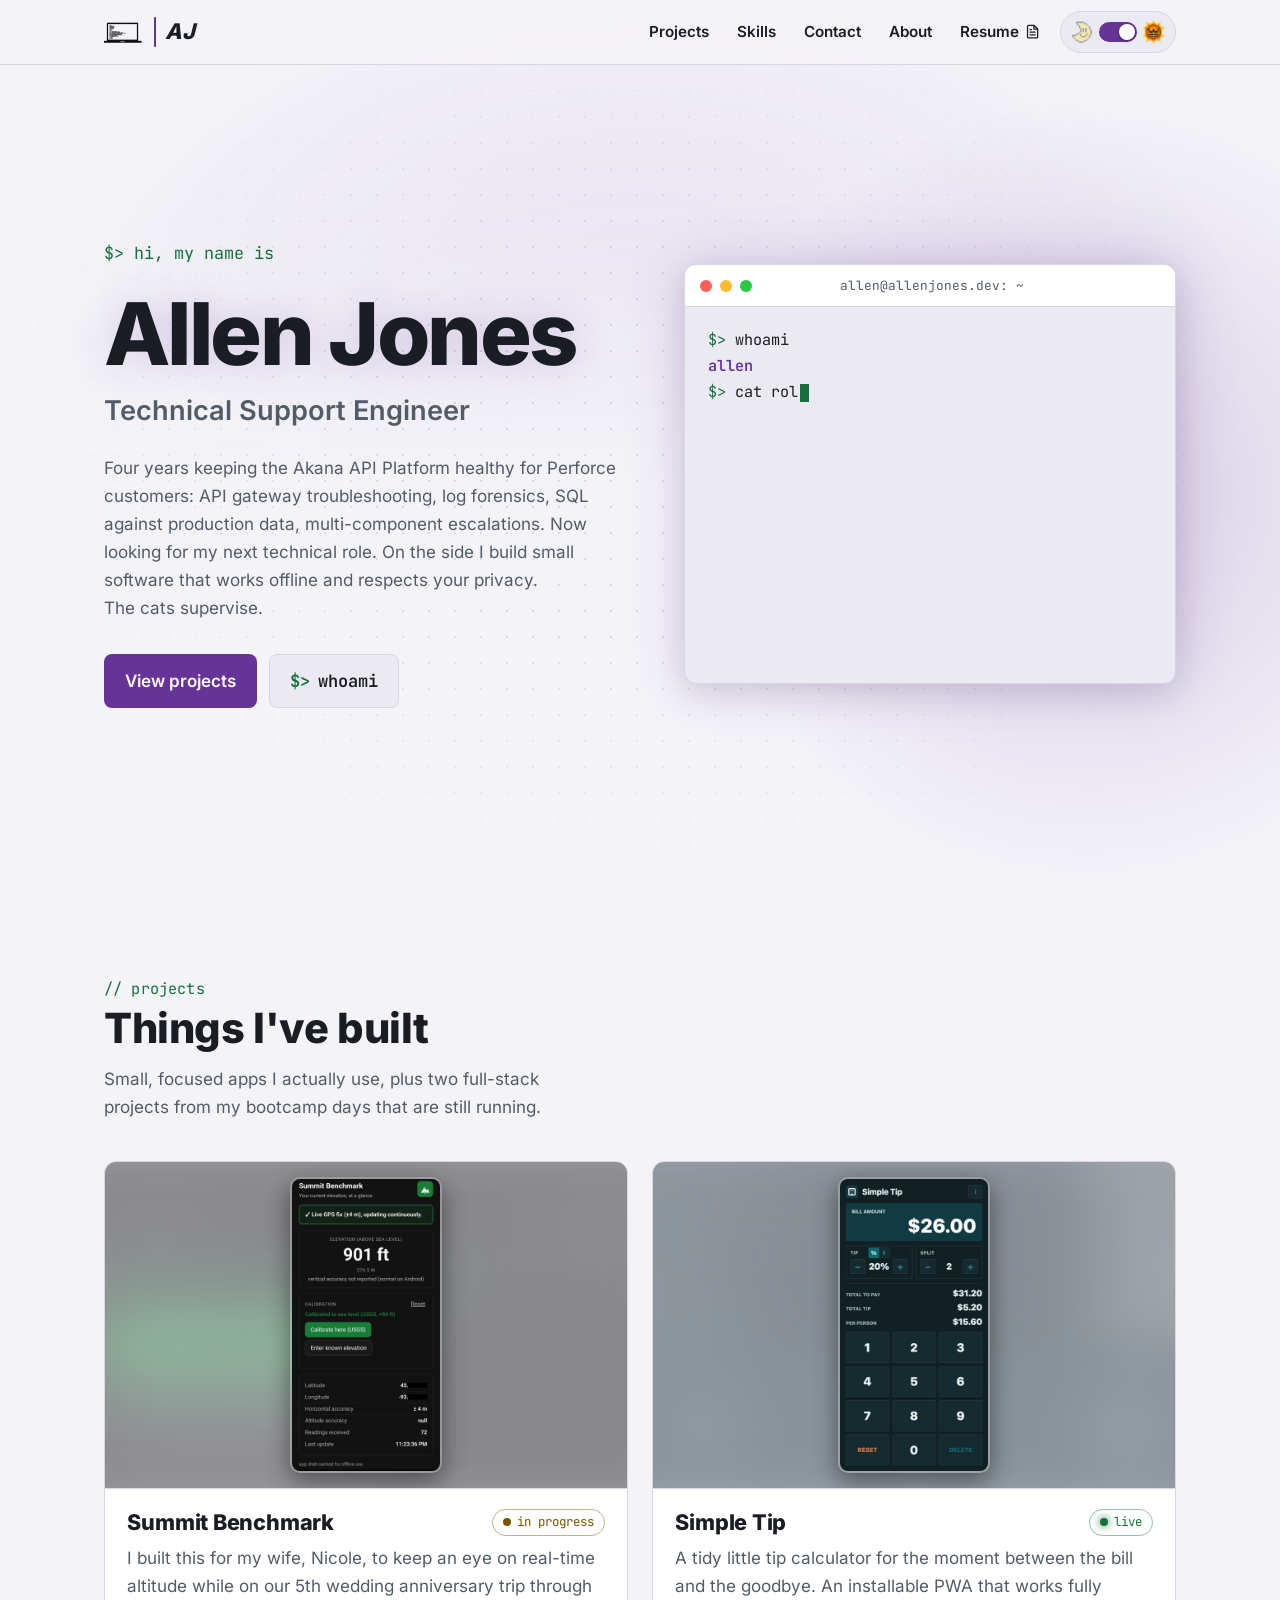
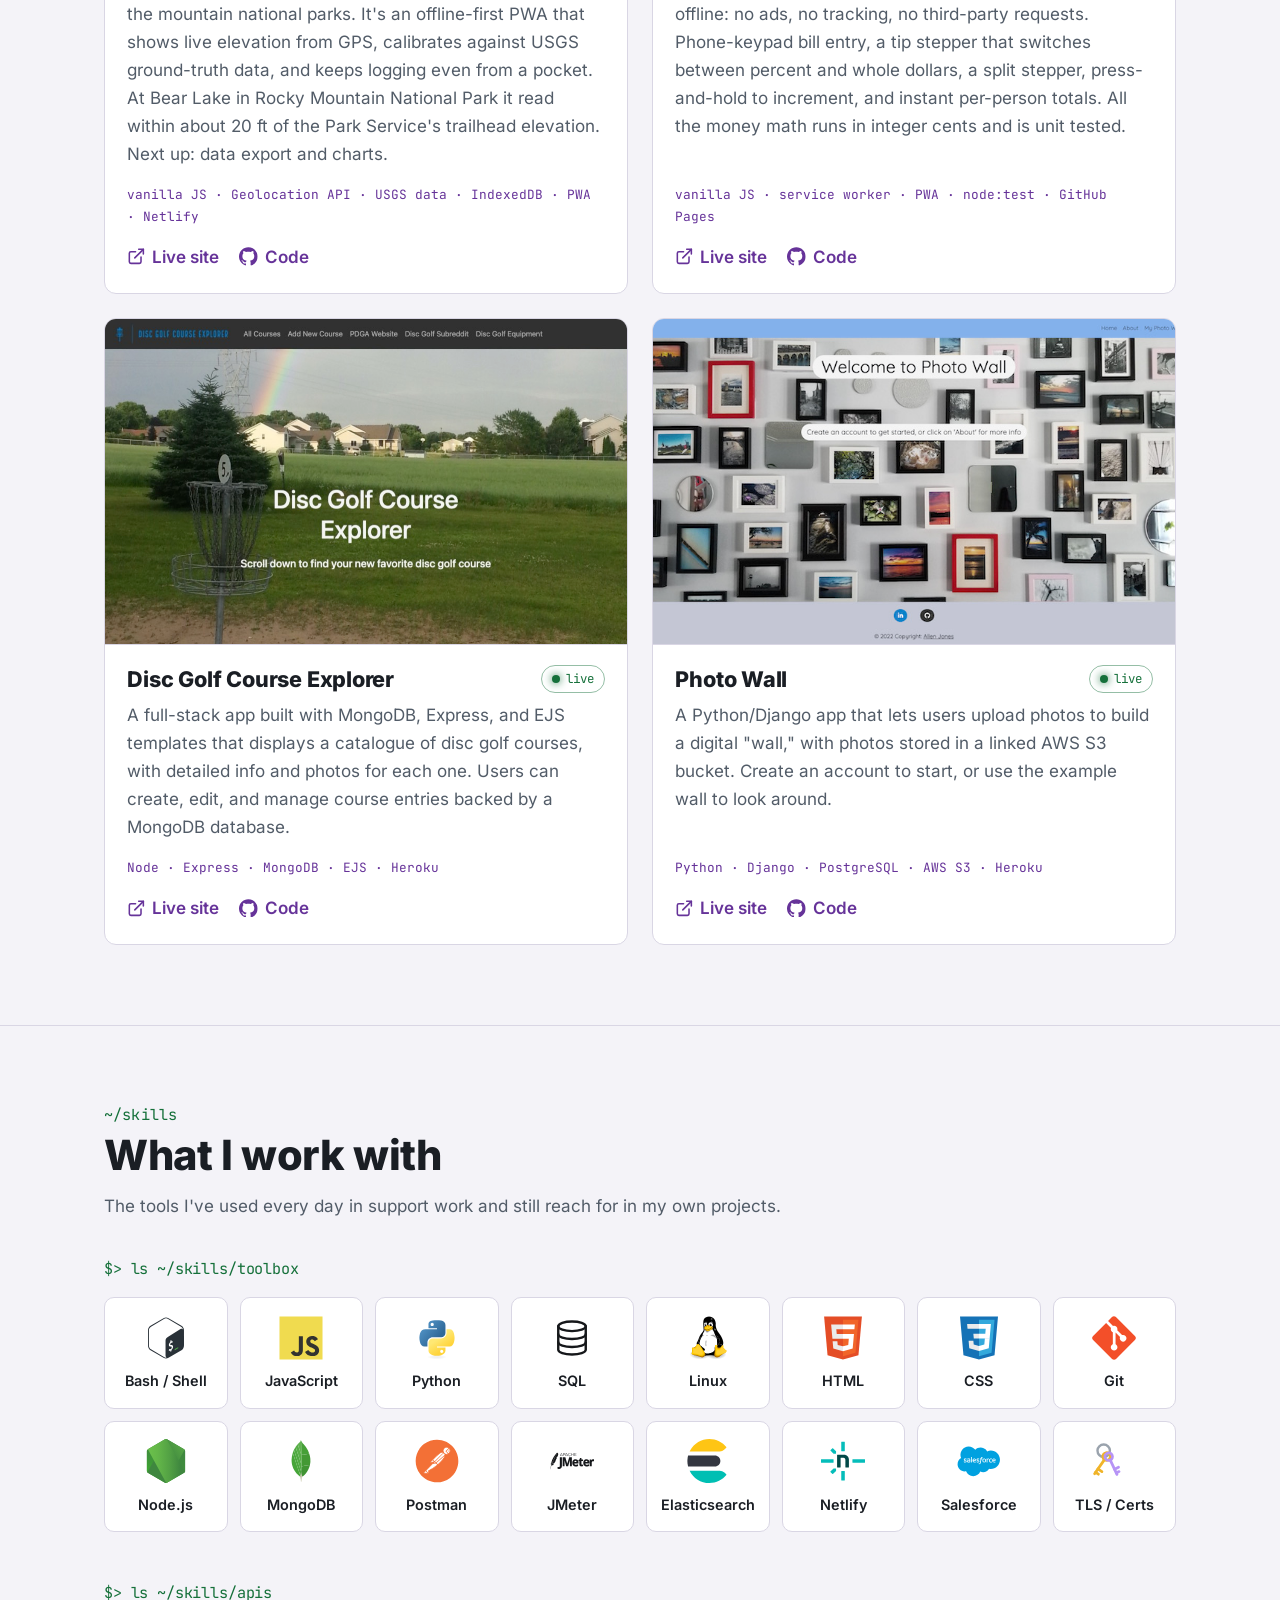
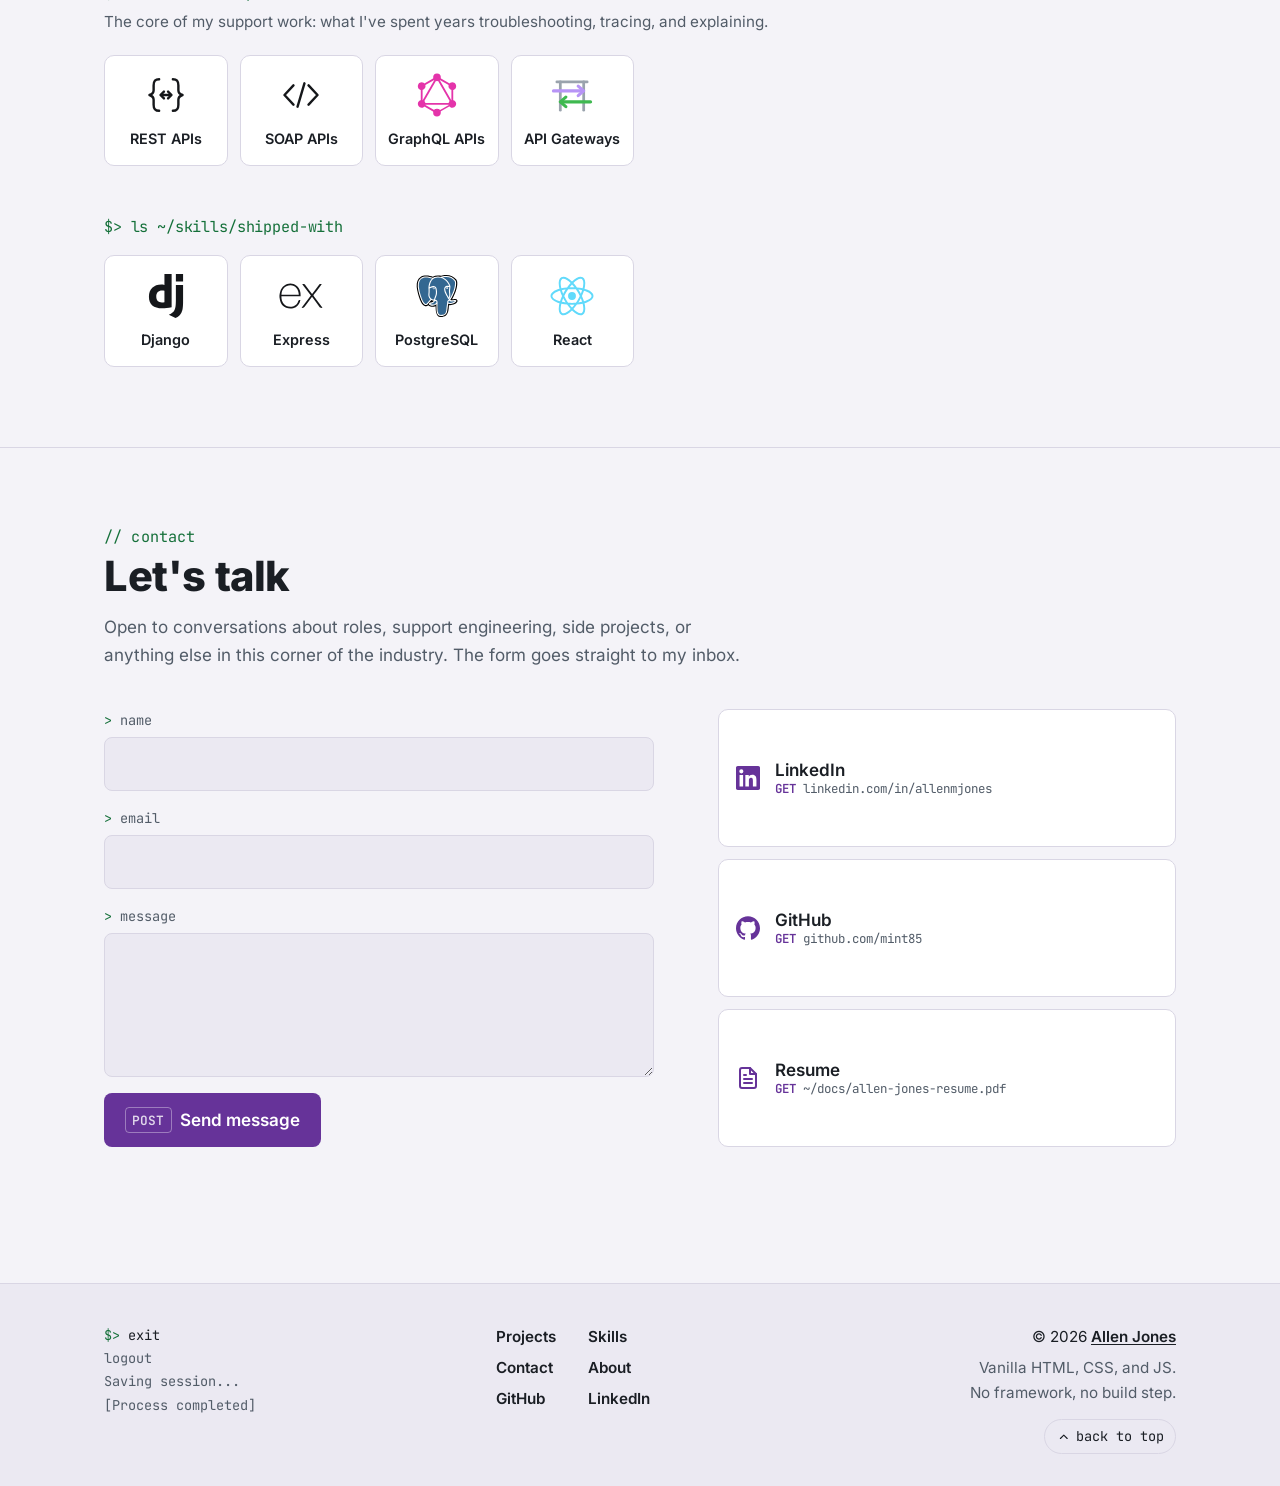
<file: index.html>
<!DOCTYPE html>
<html lang="en" data-theme="dark">
<head>
  <meta charset="UTF-8">
  <meta name="viewport" content="width=device-width, initial-scale=1.0">
  <title>Allen Jones | Technical Support Engineer</title>
  <meta name="description" content="Allen Jones is a Technical Support Engineer with four years on the Akana API Platform at Perforce who also builds small, offline-first software. Projects, skills, and contact.">
  <meta name="author" content="Allen Jones">
  <meta name="theme-color" content="#0d0f12">
  <link rel="canonical" href="https://www.allenjones.dev/">

  <meta property="og:type" content="website">
  <meta property="og:url" content="https://www.allenjones.dev/">
  <meta property="og:title" content="Allen Jones | Technical Support Engineer">
  <meta property="og:description" content="Support engineer with four years on the Akana API Platform who also ships real software. Projects, skills, and contact.">
  <meta property="og:image" content="https://www.allenjones.dev/images/og-image.png">
  <meta property="og:image:width" content="1200">
  <meta property="og:image:height" content="630">
  <meta property="og:image:alt" content="Terminal window reading: whoami, Allen Jones, Technical Support Engineer">
  <meta name="twitter:card" content="summary_large_image">

  <!-- Set the theme before first paint. A saved choice wins; otherwise dark unless the OS explicitly prefers light. -->
  <script>
    (function () {
      var root = document.documentElement;
      try {
        var t = localStorage.getItem('theme');
        if (t !== 'light' && t !== 'dark') {
          t = window.matchMedia('(prefers-color-scheme: light)').matches ? 'light' : 'dark';
        }
        root.setAttribute('data-theme', t);
      } catch (e) {
        root.setAttribute('data-theme', 'dark');
      }
      root.classList.add('js');
    })();
  </script>

  <!-- Google tag (gtag.js) -->
  <script async src="https://www.googletagmanager.com/gtag/js?id=G-01HHPY0Z2H"></script>
  <script>
    window.dataLayer = window.dataLayer || [];
    function gtag() { dataLayer.push(arguments); }
    gtag('js', new Date());
    gtag('config', 'G-01HHPY0Z2H');
  </script>

  <!-- Self-hosted fonts (@font-face in style.css). Preload the weights the hero paints first. -->
  <link rel="preload" as="font" type="font/woff2" href="/fonts/inter-400.woff2" crossorigin>
  <link rel="preload" as="font" type="font/woff2" href="/fonts/inter-800.woff2" crossorigin>
  <link rel="preload" as="font" type="font/woff2" href="/fonts/jetbrains-mono-400.woff2" crossorigin>
  <link rel="stylesheet" href="/style.css">
  <script defer src="/script.js"></script>

  <link rel="apple-touch-icon" sizes="180x180" href="/images/favicon/apple-touch-icon.png">
  <link rel="icon" type="image/png" sizes="32x32" href="/images/favicon/favicon-32x32.png">
  <link rel="icon" type="image/png" sizes="16x16" href="/images/favicon/favicon-16x16.png">
  <link rel="manifest" href="/images/favicon/site.webmanifest">

  <script type="application/ld+json">
  {
    "@context": "https://schema.org",
    "@type": "Person",
    "name": "Allen Jones",
    "jobTitle": "Technical Support Engineer",
    "url": "https://www.allenjones.dev/",
    "sameAs": [
      "https://www.linkedin.com/in/allenmjones/",
      "https://github.com/mint85"
    ]
  }
  </script>
</head>

<body id="top">
  <a class="skip-link" href="#main">Skip to main content</a>

  <!-- Inline SVG icon set, referenced with <use href="#icon-name"> -->
  <svg xmlns="http://www.w3.org/2000/svg" style="display:none" aria-hidden="true">
    <symbol id="icon-github" viewBox="0 0 24 24"><path fill="currentColor" d="M12 .297c-6.63 0-12 5.373-12 12 0 5.303 3.438 9.8 8.205 11.385.6.113.82-.258.82-.577 0-.285-.01-1.04-.015-2.04-3.338.724-4.042-1.61-4.042-1.61C4.422 18.07 3.633 17.7 3.633 17.7c-1.087-.744.084-.729.084-.729 1.205.084 1.838 1.236 1.838 1.236 1.07 1.835 2.809 1.305 3.495.998.108-.776.417-1.305.76-1.605-2.665-.3-5.466-1.332-5.466-5.93 0-1.31.465-2.38 1.235-3.22-.135-.303-.54-1.523.105-3.176 0 0 1.005-.322 3.3 1.23.96-.267 1.98-.399 3-.405 1.02.006 2.04.138 3 .405 2.28-1.552 3.285-1.23 3.285-1.23.645 1.653.24 2.873.12 3.176.765.84 1.23 1.91 1.23 3.22 0 4.61-2.805 5.625-5.475 5.92.42.36.81 1.096.81 2.22 0 1.606-.015 2.896-.015 3.286 0 .315.21.69.825.57C20.565 22.092 24 17.592 24 12.297c0-6.627-5.373-12-12-12"/></symbol>
    <symbol id="icon-linkedin" viewBox="0 0 24 24"><path fill="currentColor" d="M20.447 20.452h-3.554v-5.569c0-1.328-.027-3.037-1.852-3.037-1.853 0-2.136 1.445-2.136 2.939v5.667H9.351V9h3.414v1.561h.046c.477-.9 1.637-1.85 3.37-1.85 3.601 0 4.267 2.37 4.267 5.455v6.286zM5.337 7.433a2.062 2.062 0 0 1-2.063-2.065 2.064 2.064 0 1 1 2.063 2.065zm1.782 13.019H3.555V9h3.564v11.452zM22.225 0H1.771C.792 0 0 .774 0 1.729v20.542C0 23.227.792 24 1.771 24h20.451C23.2 24 24 23.227 24 22.271V1.729C24 .774 23.2 0 22.222 0h.003z"/></symbol>
    <symbol id="icon-external" viewBox="0 0 24 24" fill="none" stroke="currentColor" stroke-width="2" stroke-linecap="round" stroke-linejoin="round"><path d="M18 13v6a2 2 0 0 1-2 2H5a2 2 0 0 1-2-2V8a2 2 0 0 1 2-2h6"/><path d="M15 3h6v6"/><path d="M10 14 21 3"/></symbol>
    <symbol id="icon-file" viewBox="0 0 24 24" fill="none" stroke="currentColor" stroke-width="2" stroke-linecap="round" stroke-linejoin="round"><path d="M14 2H6a2 2 0 0 0-2 2v16a2 2 0 0 0 2 2h12a2 2 0 0 0 2-2V8z"/><path d="M14 2v6h6"/><path d="M16 13H8"/><path d="M16 17H8"/><path d="M10 9H8"/></symbol>
    <symbol id="icon-chevron-up" viewBox="0 0 24 24" fill="none" stroke="currentColor" stroke-width="2" stroke-linecap="round" stroke-linejoin="round"><path d="m18 15-6-6-6 6"/></symbol>
    <symbol id="icon-menu" viewBox="0 0 24 24" fill="none" stroke="currentColor" stroke-width="2" stroke-linecap="round" stroke-linejoin="round"><path d="M3 6h18M3 12h18M3 18h18"/></symbol>
    <symbol id="icon-send" viewBox="0 0 24 24" fill="none" stroke="currentColor" stroke-width="2" stroke-linecap="round" stroke-linejoin="round"><path d="m22 2-7 20-4-9-9-4z"/><path d="M22 2 11 13"/></symbol>
  </svg>

  <header class="site-header">
    <nav class="container nav" aria-label="Primary">
      <a class="nav__logo" href="/#top" aria-label="Allen Jones, home">
        <img class="nav__logo-mark" src="/images/ui/laptop-logo.png" alt="" width="160" height="100">
        <span class="nav__logo-pipe"></span>
        <span class="nav__logo-text">AJ</span>
      </a>
      <div class="nav__controls">
        <ul class="nav__list" id="site-nav">
          <li><a class="nav__link" href="/#projects">Projects</a></li>
          <li><a class="nav__link" href="/#skills">Skills</a></li>
          <li><a class="nav__link" href="/#contact">Contact</a></li>
          <li><a class="nav__link" href="/about.html">About</a></li>
          <li><a class="nav__link" href="/allen-jones-resume.pdf" target="_blank" rel="noopener">Resume <svg class="icon" aria-hidden="true"><use href="#icon-file"/></svg><span class="sr-only">(PDF, opens in a new tab)</span></a></li>
        </ul>
        <button class="theme-switch" type="button" role="switch" aria-checked="false" aria-label="Light theme">
          <img class="theme-switch__icon theme-switch__icon--moon" src="/images/ui/dark-mode.png" alt="" width="22" height="22">
          <span class="theme-switch__track"><span class="theme-switch__knob"></span></span>
          <img class="theme-switch__icon theme-switch__icon--sun" src="/images/ui/light-mode.png" alt="" width="22" height="22">
        </button>
        <button class="icon-btn nav__toggle" type="button" aria-expanded="false" aria-controls="site-nav" aria-label="Menu">
          <svg class="icon" aria-hidden="true"><use href="#icon-menu"/></svg>
        </button>
      </div>
    </nav>
  </header>

  <main id="main">
    <!-- ================================================================ Hero -->
    <section class="hero" aria-labelledby="hero-name">
      <div class="container hero__grid">
        <div class="hero__intro">
          <p class="hero__prompt" aria-hidden="true">$&gt; hi, my name is</p>
          <h1 class="hero__name" id="hero-name">Allen Jones</h1>
          <p class="hero__role">Technical Support Engineer</p>
          <p class="hero__blurb">
            Four years keeping the Akana API Platform healthy for Perforce customers: API gateway
            troubleshooting, log forensics, SQL against production data, multi-component
            escalations. Now looking for my next technical role. On the side I build small
            software that works offline and respects your privacy. <span class="nowrap">The cats supervise.</span>
          </p>
          <p class="sr-only">I am also a creative problem solver, perpetual learner, disc golfer, software engineer, cat dad, team player, and gamer.</p>
          <div class="hero__actions">
            <a class="btn btn--primary" href="#projects">View projects</a>
            <a class="btn btn--ghost" href="/about.html"><span class="caret" aria-hidden="true">$&gt;</span> whoami<span class="sr-only">: about me</span></a>
          </div>
        </div>

        <!-- Decorative replay of the intro as a terminal session. Screen readers get the text above instead. -->
        <div class="terminal" aria-hidden="true">
          <div class="terminal__bar">
            <span class="terminal__dot terminal__dot--r"></span>
            <span class="terminal__dot terminal__dot--y"></span>
            <span class="terminal__dot terminal__dot--g"></span>
            <span class="terminal__title">allen@allenjones.dev: ~</span>
          </div>
          <div class="terminal__body" id="hero-terminal">
            <p class="term-line"><span class="term-prompt">$&gt;</span> <span class="term-cmd">whoami</span></p>
            <p class="term-line term-out term-out--strong">allen</p>
            <p class="term-line"><span class="term-prompt">$&gt;</span> <span class="term-cmd">cat role.txt</span></p>
            <p class="term-line term-out">open to new technical roles</p>
            <p class="term-line term-out">prev: Technical Support Engineer, Akana API Management Platform at Perforce Software, <span class="nowrap">2022 - 2026</span></p>
            <p class="term-line"><span class="term-prompt">$&gt;</span> <span class="term-cmd">ls ~/projects</span></p>
            <p class="term-line term-out">summit-benchmark  simple-tip  disc-golf-explorer  photo-wall</p>
            <p class="term-line"><span class="term-prompt">$&gt;</span> <span class="term-cmd">echo "I am also a $ALSO"</span></p>
            <p class="term-line term-out">I am also a <span class="txt-rotate" data-period="2000" data-rotate='["creative problem solver", "perpetual learner", "disc golfer", "software engineer", "cat dad", "team player", "gamer"]'>creative problem solver</span><span class="cursor"></span></p>
          </div>
        </div>
      </div>
    </section>

    <!-- ============================================================ Projects -->
    <section class="section reveal" id="projects" aria-labelledby="projects-title">
      <div class="container">
        <h2 class="section__title" id="projects-title"><span class="section__label">// projects</span>Things I've built</h2>
        <p class="section__intro">
          Small, focused apps I actually use, plus two full-stack projects from my bootcamp days that are still running.
        </p>

        <ul class="project-grid">
          <li class="project">
            <a class="project__media project__media--phone" href="https://summit-benchmark.netlify.app" target="_blank" rel="noopener" tabindex="-1" aria-hidden="true" style="--shot: url(/images/projects/summit-benchmark.jpg)">
              <img src="/images/projects/summit-benchmark.jpg" alt="" width="720" height="1416" loading="lazy">
            </a>
            <div class="project__body">
              <div class="project__head">
                <h3 class="project__title">Summit Benchmark</h3>
                <span class="status status--wip">in progress</span>
              </div>
              <p class="project__desc">
                I built this for my wife, Nicole, to keep an eye on real-time altitude while on our 5th wedding
                anniversary trip through the mountain national parks. It's an offline-first PWA that shows
                live elevation from GPS, calibrates against USGS ground-truth data, and keeps logging even
                from a pocket. At Bear Lake in Rocky Mountain National Park it read within about 20 ft of
                the Park Service's trailhead elevation. Next up: data export and charts.
              </p>
              <p class="project__stack">vanilla JS · Geolocation API · USGS data · IndexedDB · PWA · Netlify</p>
              <div class="project__links">
                <a class="link-icon" href="https://summit-benchmark.netlify.app" target="_blank" rel="noopener"><svg class="icon" aria-hidden="true"><use href="#icon-external"/></svg>Live site<span class="sr-only"> for Summit Benchmark</span></a>
                <a class="link-icon" href="https://github.com/mint85/summit-benchmark" target="_blank" rel="noopener"><svg class="icon" aria-hidden="true"><use href="#icon-github"/></svg>Code<span class="sr-only"> for Summit Benchmark</span></a>
              </div>
            </div>
          </li>

          <li class="project">
            <a class="project__media project__media--phone" href="https://mint85.github.io/simple-tip/" target="_blank" rel="noopener" tabindex="-1" aria-hidden="true" style="--shot: url(/images/projects/simple-tip.jpg)">
              <img src="/images/projects/simple-tip.jpg" alt="" width="720" height="1416" loading="lazy">
            </a>
            <div class="project__body">
              <div class="project__head">
                <h3 class="project__title">Simple Tip</h3>
                <span class="status status--live">live</span>
              </div>
              <p class="project__desc">
                A tidy little tip calculator for the moment between the bill and the goodbye. An installable
                PWA that works fully offline: no ads, no tracking, no third-party requests. Phone-keypad bill
                entry, a tip stepper that switches between percent and whole dollars, a split stepper,
                press-and-hold to increment, and instant per-person totals. All the money math runs in
                integer cents and is unit tested.
              </p>
              <p class="project__stack">vanilla JS · service worker · PWA · node:test · GitHub Pages</p>
              <div class="project__links">
                <a class="link-icon" href="https://mint85.github.io/simple-tip/" target="_blank" rel="noopener"><svg class="icon" aria-hidden="true"><use href="#icon-external"/></svg>Live site<span class="sr-only"> for Simple Tip</span></a>
                <a class="link-icon" href="https://github.com/mint85/simple-tip" target="_blank" rel="noopener"><svg class="icon" aria-hidden="true"><use href="#icon-github"/></svg>Code<span class="sr-only"> for Simple Tip</span></a>
              </div>
            </div>
          </li>

          <li class="project">
            <a class="project__media" href="https://disc-golf-course-explorer.herokuapp.com/" target="_blank" rel="noopener" tabindex="-1" aria-hidden="true">
              <img src="/images/projects/disc-golf.jpg" alt="" width="1000" height="763" loading="lazy">
            </a>
            <div class="project__body">
              <div class="project__head">
                <h3 class="project__title">Disc Golf Course Explorer</h3>
                <span class="status status--live">live</span>
              </div>
              <p class="project__desc">
                A full-stack app built with MongoDB, Express, and EJS templates that displays a catalogue of
                disc golf courses, with detailed info and photos for each one. Users can create,
                edit, and manage course entries backed by a MongoDB database.
              </p>
              <p class="project__stack">Node · Express · MongoDB · EJS · Heroku</p>
              <div class="project__links">
                <a class="link-icon" href="https://disc-golf-course-explorer.herokuapp.com/" target="_blank" rel="noopener"><svg class="icon" aria-hidden="true"><use href="#icon-external"/></svg>Live site<span class="sr-only"> for Disc Golf Course Explorer</span></a>
                <a class="link-icon" href="https://github.com/mint85/disc-golf-course-explorer" target="_blank" rel="noopener"><svg class="icon" aria-hidden="true"><use href="#icon-github"/></svg>Code<span class="sr-only"> for Disc Golf Course Explorer</span></a>
              </div>
            </div>
          </li>

          <li class="project">
            <a class="project__media" href="https://photo-wall-amj.herokuapp.com/" target="_blank" rel="noopener" tabindex="-1" aria-hidden="true">
              <img src="/images/projects/photo-wall.jpg" alt="" width="900" height="437" loading="lazy">
            </a>
            <div class="project__body">
              <div class="project__head">
                <h3 class="project__title">Photo Wall</h3>
                <span class="status status--live">live</span>
              </div>
              <p class="project__desc">
                A Python/Django app that lets users upload photos to build a digital "wall," with photos stored
                in a linked AWS S3 bucket. Create an account to start, or use the example wall to look around.
              </p>
              <p class="project__stack">Python · Django · PostgreSQL · AWS S3 · Heroku</p>
              <div class="project__links">
                <a class="link-icon" href="https://photo-wall-amj.herokuapp.com/" target="_blank" rel="noopener"><svg class="icon" aria-hidden="true"><use href="#icon-external"/></svg>Live site<span class="sr-only"> for Photo Wall</span></a>
                <a class="link-icon" href="https://github.com/mint85/photo-wall" target="_blank" rel="noopener"><svg class="icon" aria-hidden="true"><use href="#icon-github"/></svg>Code<span class="sr-only"> for Photo Wall</span></a>
              </div>
            </div>
          </li>
        </ul>
      </div>
    </section>

    <!-- ============================================================== Skills -->
    <section class="section reveal" id="skills" aria-labelledby="skills-title">
      <div class="container">
        <h2 class="section__title" id="skills-title"><span class="section__label">~/skills</span>What I work with</h2>
        <p class="section__intro">
          The tools I've used every day in support work and still reach for in my own projects.
        </p>

        <!-- To add a skill, copy one <li class="skill"> below and point it at an SVG in images/icons/. -->
        
        <div class="skill-group">
          <h3 class="skill-group__title">$&gt; ls ~/skills/toolbox</h3>
          <ul class="skill-list">
            <li class="skill"><img class="skill__icon" src="/images/icons/bash.svg" alt="" width="44" height="44" loading="lazy"><span class="skill__name">Bash / Shell</span></li>
            <li class="skill"><img class="skill__icon" src="/images/icons/javascript.svg" alt="" width="44" height="44" loading="lazy"><span class="skill__name">JavaScript</span></li>
            <li class="skill"><img class="skill__icon" src="/images/icons/python.svg" alt="" width="44" height="44" loading="lazy"><span class="skill__name">Python</span></li>
            <li class="skill"><img class="skill__icon skill__icon--mono" src="/images/icons/sql.svg" alt="" width="44" height="44" loading="lazy"><span class="skill__name">SQL</span></li>
            <li class="skill"><img class="skill__icon" src="/images/icons/linux.png" alt="" width="44" height="44" loading="lazy"><span class="skill__name">Linux</span></li>
            <li class="skill"><img class="skill__icon" src="/images/icons/html5.svg" alt="" width="44" height="44" loading="lazy"><span class="skill__name">HTML</span></li>
            <li class="skill"><img class="skill__icon" src="/images/icons/css3.svg" alt="" width="44" height="44" loading="lazy"><span class="skill__name">CSS</span></li>
            <li class="skill"><img class="skill__icon" src="/images/icons/git.svg" alt="" width="44" height="44" loading="lazy"><span class="skill__name">Git</span></li>
            <li class="skill"><img class="skill__icon" src="/images/icons/nodejs.svg" alt="" width="44" height="44" loading="lazy"><span class="skill__name">Node.js</span></li>
            <li class="skill"><img class="skill__icon" src="/images/icons/mongodb.svg" alt="" width="44" height="44" loading="lazy"><span class="skill__name">MongoDB</span></li>
            <li class="skill"><img class="skill__icon" src="/images/icons/postman.svg" alt="" width="44" height="44" loading="lazy"><span class="skill__name">Postman</span></li>
            <li class="skill"><img class="skill__icon skill__icon--mono" src="/images/icons/jmeter.svg" alt="" width="44" height="44" loading="lazy"><span class="skill__name">JMeter</span></li>
            <li class="skill"><img class="skill__icon" src="/images/icons/elasticsearch.svg" alt="" width="44" height="44" loading="lazy"><span class="skill__name">Elasticsearch</span></li>
            <li class="skill"><img class="skill__icon" src="/images/icons/netlify.svg" alt="" width="44" height="44" loading="lazy"><span class="skill__name">Netlify</span></li>
            <li class="skill"><img class="skill__icon" src="/images/icons/salesforce.svg" alt="" width="44" height="44" loading="lazy"><span class="skill__name">Salesforce</span></li>
            <li class="skill"><img class="skill__icon" src="/images/icons/tls.svg" alt="" width="44" height="44" loading="lazy"><span class="skill__name">TLS / Certs</span></li>
          </ul>
        </div>

        <div class="skill-group">
          <h3 class="skill-group__title">$&gt; ls ~/skills/apis</h3>
          <p class="skill-group__note">The core of my support work: what I've spent years troubleshooting, tracing, and explaining.</p>
          <ul class="skill-list">
            <li class="skill"><img class="skill__icon skill__icon--mono" src="/images/icons/rest.svg" alt="" width="44" height="44" loading="lazy"><span class="skill__name">REST APIs</span></li>
            <li class="skill"><img class="skill__icon skill__icon--mono" src="/images/icons/soap.svg" alt="" width="44" height="44" loading="lazy"><span class="skill__name">SOAP APIs</span></li>
            <li class="skill"><img class="skill__icon" src="/images/icons/graphql.svg" alt="" width="44" height="44" loading="lazy"><span class="skill__name">GraphQL APIs</span></li>
            <li class="skill"><img class="skill__icon" src="/images/icons/gateway.svg" alt="" width="44" height="44" loading="lazy"><span class="skill__name">API Gateways</span></li>
          </ul>
        </div>

        <div class="skill-group">
          <h3 class="skill-group__title">$&gt; ls ~/skills/shipped-with</h3>
          <ul class="skill-list">
            <li class="skill"><img class="skill__icon skill__icon--mono" src="/images/icons/django.svg" alt="" width="44" height="44" loading="lazy"><span class="skill__name">Django</span></li>
            <li class="skill"><img class="skill__icon skill__icon--mono" src="/images/icons/express.svg" alt="" width="44" height="44" loading="lazy"><span class="skill__name">Express</span></li>
            <li class="skill"><img class="skill__icon" src="/images/icons/postgresql.svg" alt="" width="44" height="44" loading="lazy"><span class="skill__name">PostgreSQL</span></li>
            <li class="skill"><img class="skill__icon" src="/images/icons/react.svg" alt="" width="44" height="44" loading="lazy"><span class="skill__name">React</span></li>
          </ul>
        </div>
      </div>
    </section>

    <!-- ============================================================= Contact -->
    <section class="section reveal" id="contact" aria-labelledby="contact-title">
      <div class="container">
        <h2 class="section__title" id="contact-title"><span class="section__label">// contact</span>Let's talk</h2>
        <p class="section__intro">
          Open to conversations about roles, support engineering, side projects, or anything else in
          this corner of the industry. The form goes straight to my inbox.
        </p>

        <div class="contact-grid">
          <div>
            <form class="form" name="contact" method="POST" action="/thanks.html" data-netlify="true" netlify-honeypot="bot-field">
              <input type="hidden" name="form-name" value="contact">
              <p class="form__hp">
                <label>Leave this field empty if you are human: <input name="bot-field" tabindex="-1" autocomplete="off"></label>
              </p>
              <div class="form__field">
                <label class="form__label" for="contact-name"><span class="caret" aria-hidden="true">&gt;</span> name</label>
                <input class="form__input" type="text" id="contact-name" name="name" autocomplete="name" required>
              </div>
              <div class="form__field">
                <label class="form__label" for="contact-email"><span class="caret" aria-hidden="true">&gt;</span> email</label>
                <input class="form__input" type="email" id="contact-email" name="email" autocomplete="email" required>
              </div>
              <div class="form__field">
                <label class="form__label" for="contact-message"><span class="caret" aria-hidden="true">&gt;</span> message</label>
                <textarea class="form__input" id="contact-message" name="message" required></textarea>
              </div>
              <div>
                <button class="btn btn--primary" type="submit"><span class="method method--on-accent" aria-hidden="true">POST</span>Send message</button>
              </div>
              <p class="form__status" aria-live="polite" data-endpoint="POST /contact"></p>
            </form>
            <div class="form-success" id="form-success" hidden>
              <p><span class="ok">200 OK</span> message sent</p>
              <p>Thanks for reaching out. I read every message and will get back to you soon.</p>
            </div>
          </div>

          <div class="contact-links">
            <a class="contact-link" href="https://www.linkedin.com/in/allenmjones/" target="_blank" rel="noopener">
              <svg class="icon" aria-hidden="true"><use href="#icon-linkedin"/></svg>
              <span class="contact-link__text"><strong>LinkedIn</strong><small><span class="method">GET</span> linkedin.com/in/allenmjones</small></span>
              <span class="contact-link__status" aria-hidden="true"></span>
            </a>
            <a class="contact-link" href="https://github.com/mint85/" target="_blank" rel="noopener">
              <svg class="icon" aria-hidden="true"><use href="#icon-github"/></svg>
              <span class="contact-link__text"><strong>GitHub</strong><small><span class="method">GET</span> github.com/mint85</small></span>
              <span class="contact-link__status" aria-hidden="true"></span>
            </a>
            <a class="contact-link" href="/allen-jones-resume.pdf" target="_blank" rel="noopener">
              <svg class="icon" aria-hidden="true"><use href="#icon-file"/></svg>
              <span class="contact-link__text"><strong>Resume</strong><small><span class="method">GET</span> ~/docs/allen-jones-resume.pdf</small></span>
              <span class="contact-link__status" aria-hidden="true"></span>
            </a>
          </div>
        </div>
      </div>
    </section>
  </main>

  <footer class="site-footer">
    <div class="container footer__grid">
      <div class="footer__session" aria-hidden="true">
        <p class="footer__cmd"><span class="term-prompt">$&gt;</span> exit</p>
        <p class="footer__out">logout<br>Saving session...<br>[Process completed]</p>
      </div>
      <nav class="footer__nav" aria-label="Footer">
        <a href="/#projects">Projects</a>
        <a href="/#skills">Skills</a>
        <a href="/#contact">Contact</a>
        <a href="/about.html">About</a>
        <a href="https://github.com/mint85/" target="_blank" rel="noopener">GitHub</a>
        <a href="https://www.linkedin.com/in/allenmjones/" target="_blank" rel="noopener">LinkedIn</a>
      </nav>
      <div class="footer__meta">
        <p class="footer__text">&copy; <span data-year>2026</span> <a href="https://www.allenjones.dev">Allen Jones</a></p>
        <p class="footer__built">Vanilla HTML, CSS, and JS.<br>No framework, no build step.</p>
        <a class="footer__top" href="#top"><svg class="icon" aria-hidden="true"><use href="#icon-chevron-up"/></svg>back to top</a>
      </div>
    </div>
  </footer>
</body>
</html>
</file>
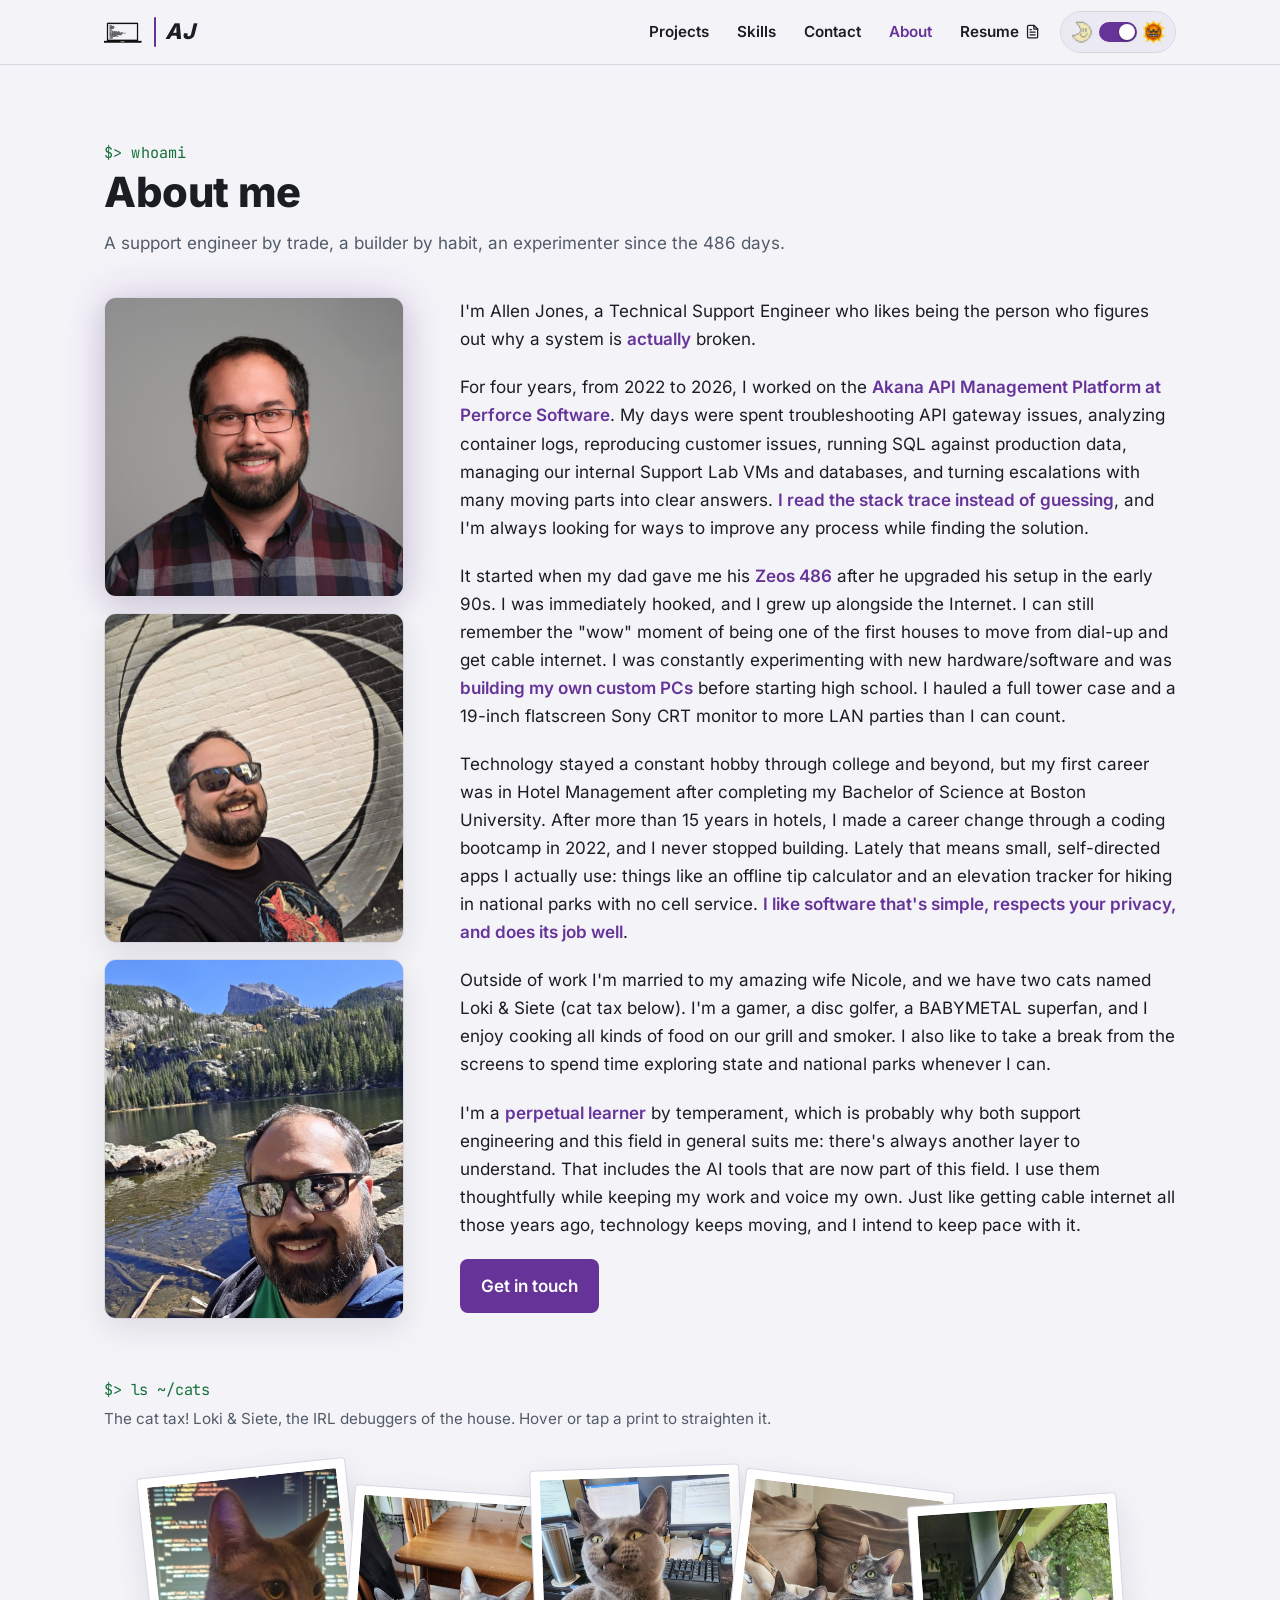
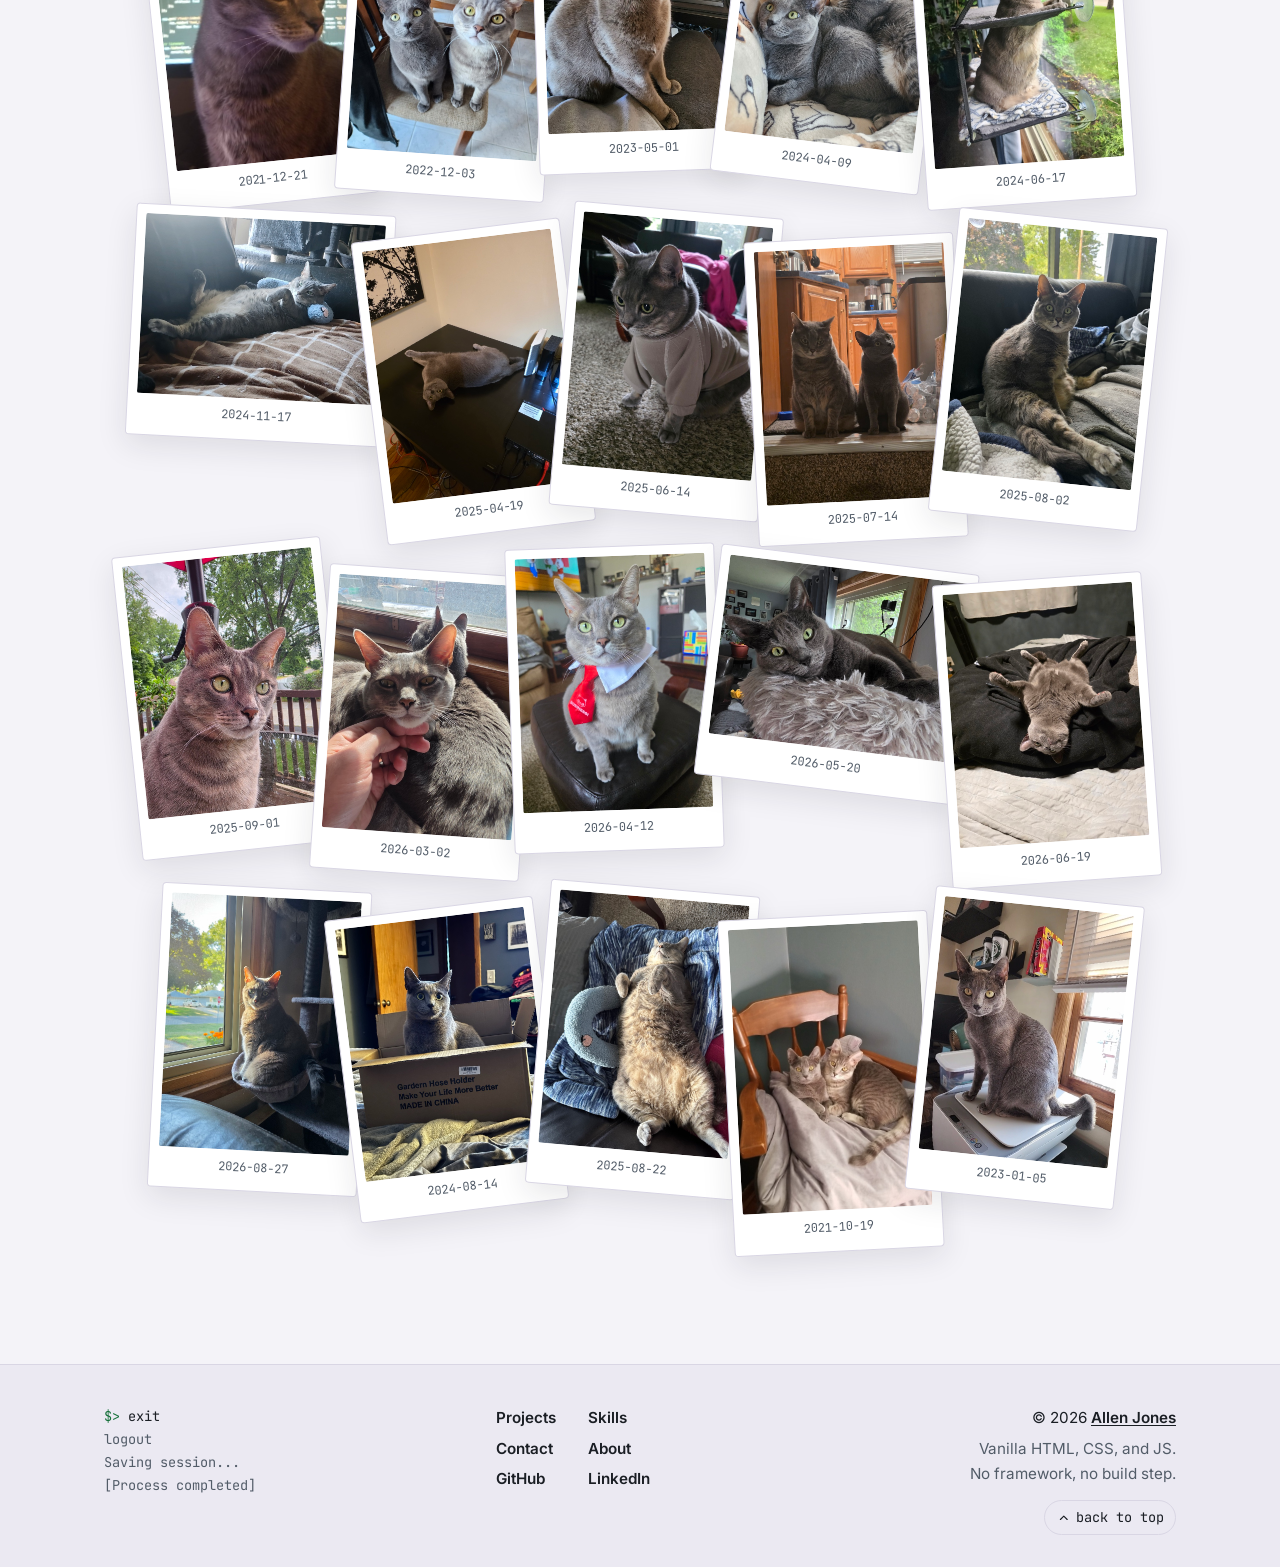
<file: about.html>
<!DOCTYPE html>
<html lang="en" data-theme="dark">
<head>
  <meta charset="UTF-8">
  <meta name="viewport" content="width=device-width, initial-scale=1.0">
  <title>About | Allen Jones</title>
  <meta name="description" content="About Allen Jones: four years supporting the Akana API Platform at Perforce, a hotel-management first career, a coding bootcamp, and the small offline-first apps built since.">
  <meta name="author" content="Allen Jones">
  <meta name="theme-color" content="#0d0f12">
  <link rel="canonical" href="https://www.allenjones.dev/about.html">

  <meta property="og:type" content="website">
  <meta property="og:url" content="https://www.allenjones.dev/about.html">
  <meta property="og:title" content="About | Allen Jones">
  <meta property="og:description" content="Support engineer with four years on the Akana API Platform who also ships real software. The longer story.">
  <meta property="og:image" content="https://www.allenjones.dev/images/og-image.png">
  <meta property="og:image:width" content="1200">
  <meta property="og:image:height" content="630">
  <meta property="og:image:alt" content="Terminal window reading: whoami, Allen Jones, Technical Support Engineer">
  <meta name="twitter:card" content="summary_large_image">

  <!-- Set the theme before first paint. A saved choice wins; otherwise dark unless the OS explicitly prefers light. -->
  <script>
    (function () {
      var root = document.documentElement;
      try {
        var t = localStorage.getItem('theme');
        if (t !== 'light' && t !== 'dark') {
          t = window.matchMedia('(prefers-color-scheme: light)').matches ? 'light' : 'dark';
        }
        root.setAttribute('data-theme', t);
      } catch (e) {
        root.setAttribute('data-theme', 'dark');
      }
      root.classList.add('js');
    })();
  </script>

  <!-- Google tag (gtag.js) -->
  <script async src="https://www.googletagmanager.com/gtag/js?id=G-01HHPY0Z2H"></script>
  <script>
    window.dataLayer = window.dataLayer || [];
    function gtag() { dataLayer.push(arguments); }
    gtag('js', new Date());
    gtag('config', 'G-01HHPY0Z2H');
  </script>

  <!-- Self-hosted fonts (@font-face in style.css). Preload the weights this page paints first. -->
  <link rel="preload" as="font" type="font/woff2" href="/fonts/inter-400.woff2" crossorigin>
  <link rel="preload" as="font" type="font/woff2" href="/fonts/inter-800.woff2" crossorigin>
  <link rel="stylesheet" href="/style.css">
  <script defer src="/script.js"></script>

  <link rel="apple-touch-icon" sizes="180x180" href="/images/favicon/apple-touch-icon.png">
  <link rel="icon" type="image/png" sizes="32x32" href="/images/favicon/favicon-32x32.png">
  <link rel="icon" type="image/png" sizes="16x16" href="/images/favicon/favicon-16x16.png">
  <link rel="manifest" href="/images/favicon/site.webmanifest">
</head>

<body id="top">
  <a class="skip-link" href="#main">Skip to main content</a>

  <!-- Inline SVG icon set, referenced with <use href="#icon-name"> -->
  <svg xmlns="http://www.w3.org/2000/svg" style="display:none" aria-hidden="true">
    <symbol id="icon-github" viewBox="0 0 24 24"><path fill="currentColor" d="M12 .297c-6.63 0-12 5.373-12 12 0 5.303 3.438 9.8 8.205 11.385.6.113.82-.258.82-.577 0-.285-.01-1.04-.015-2.04-3.338.724-4.042-1.61-4.042-1.61C4.422 18.07 3.633 17.7 3.633 17.7c-1.087-.744.084-.729.084-.729 1.205.084 1.838 1.236 1.838 1.236 1.07 1.835 2.809 1.305 3.495.998.108-.776.417-1.305.76-1.605-2.665-.3-5.466-1.332-5.466-5.93 0-1.31.465-2.38 1.235-3.22-.135-.303-.54-1.523.105-3.176 0 0 1.005-.322 3.3 1.23.96-.267 1.98-.399 3-.405 1.02.006 2.04.138 3 .405 2.28-1.552 3.285-1.23 3.285-1.23.645 1.653.24 2.873.12 3.176.765.84 1.23 1.91 1.23 3.22 0 4.61-2.805 5.625-5.475 5.92.42.36.81 1.096.81 2.22 0 1.606-.015 2.896-.015 3.286 0 .315.21.69.825.57C20.565 22.092 24 17.592 24 12.297c0-6.627-5.373-12-12-12"/></symbol>
    <symbol id="icon-linkedin" viewBox="0 0 24 24"><path fill="currentColor" d="M20.447 20.452h-3.554v-5.569c0-1.328-.027-3.037-1.852-3.037-1.853 0-2.136 1.445-2.136 2.939v5.667H9.351V9h3.414v1.561h.046c.477-.9 1.637-1.85 3.37-1.85 3.601 0 4.267 2.37 4.267 5.455v6.286zM5.337 7.433a2.062 2.062 0 0 1-2.063-2.065 2.064 2.064 0 1 1 2.063 2.065zm1.782 13.019H3.555V9h3.564v11.452zM22.225 0H1.771C.792 0 0 .774 0 1.729v20.542C0 23.227.792 24 1.771 24h20.451C23.2 24 24 23.227 24 22.271V1.729C24 .774 23.2 0 22.222 0h.003z"/></symbol>
    <symbol id="icon-external" viewBox="0 0 24 24" fill="none" stroke="currentColor" stroke-width="2" stroke-linecap="round" stroke-linejoin="round"><path d="M18 13v6a2 2 0 0 1-2 2H5a2 2 0 0 1-2-2V8a2 2 0 0 1 2-2h6"/><path d="M15 3h6v6"/><path d="M10 14 21 3"/></symbol>
    <symbol id="icon-file" viewBox="0 0 24 24" fill="none" stroke="currentColor" stroke-width="2" stroke-linecap="round" stroke-linejoin="round"><path d="M14 2H6a2 2 0 0 0-2 2v16a2 2 0 0 0 2 2h12a2 2 0 0 0 2-2V8z"/><path d="M14 2v6h6"/><path d="M16 13H8"/><path d="M16 17H8"/><path d="M10 9H8"/></symbol>
    <symbol id="icon-chevron-up" viewBox="0 0 24 24" fill="none" stroke="currentColor" stroke-width="2" stroke-linecap="round" stroke-linejoin="round"><path d="m18 15-6-6-6 6"/></symbol>
    <symbol id="icon-menu" viewBox="0 0 24 24" fill="none" stroke="currentColor" stroke-width="2" stroke-linecap="round" stroke-linejoin="round"><path d="M3 6h18M3 12h18M3 18h18"/></symbol>
    <symbol id="icon-send" viewBox="0 0 24 24" fill="none" stroke="currentColor" stroke-width="2" stroke-linecap="round" stroke-linejoin="round"><path d="m22 2-7 20-4-9-9-4z"/><path d="M22 2 11 13"/></symbol>
  </svg>

  <header class="site-header">
    <nav class="container nav" aria-label="Primary">
      <a class="nav__logo" href="/#top" aria-label="Allen Jones, home">
        <img class="nav__logo-mark" src="/images/ui/laptop-logo.png" alt="" width="160" height="100">
        <span class="nav__logo-pipe"></span>
        <span class="nav__logo-text">AJ</span>
      </a>
      <div class="nav__controls">
        <ul class="nav__list" id="site-nav">
          <li><a class="nav__link" href="/#projects">Projects</a></li>
          <li><a class="nav__link" href="/#skills">Skills</a></li>
          <li><a class="nav__link" href="/#contact">Contact</a></li>
          <li><a class="nav__link" href="/about.html" aria-current="page">About</a></li>
          <li><a class="nav__link" href="/allen-jones-resume.pdf" target="_blank" rel="noopener">Resume <svg class="icon" aria-hidden="true"><use href="#icon-file"/></svg><span class="sr-only">(PDF, opens in a new tab)</span></a></li>
        </ul>
        <button class="theme-switch" type="button" role="switch" aria-checked="false" aria-label="Light theme">
          <img class="theme-switch__icon theme-switch__icon--moon" src="/images/ui/dark-mode.png" alt="" width="22" height="22">
          <span class="theme-switch__track"><span class="theme-switch__knob"></span></span>
          <img class="theme-switch__icon theme-switch__icon--sun" src="/images/ui/light-mode.png" alt="" width="22" height="22">
        </button>
        <button class="icon-btn nav__toggle" type="button" aria-expanded="false" aria-controls="site-nav" aria-label="Menu">
          <svg class="icon" aria-hidden="true"><use href="#icon-menu"/></svg>
        </button>
      </div>
    </nav>
  </header>

  <main id="main" class="page">
    <section class="section" aria-labelledby="about-title">
      <div class="container">
        <h1 class="section__title" id="about-title"><span class="section__label">$&gt; whoami</span>About me</h1>
        <p class="section__intro">
          A support engineer by trade, a builder by habit, an experimenter since the 486 days.
        </p>

        <div class="about-grid">
          <div class="about-photos">
            <div class="photo-frame photo-frame--glow">
              <img src="/images/about/headshot.jpg" alt="Allen Jones, smiling, wearing glasses and a plaid shirt" width="640" height="640" fetchpriority="high">
            </div>
            <div class="photo-frame photo-frame--casual">
              <img src="/images/about/casual.jpg" alt="Allen, smiling in sunglasses, taking a selfie in front of a black-and-white swirl mural on a brick wall" width="1200" height="1440" loading="lazy">
            </div>
            <div class="photo-frame photo-frame--lake">
              <img src="/images/about/bear-lake.jpg" alt="Allen smiling in sunglasses at Bear Lake in Rocky Mountain National Park, with Hallett Peak rising behind the water" width="900" height="1200" loading="lazy">
            </div>
          </div>

          <div class="prose reveal">
            <p>
              I'm Allen Jones, a Technical Support Engineer who likes being the person who figures out
              why a system is <strong>actually</strong> broken.
            </p>
            <p>
              For four years, from 2022 to 2026, I worked on the <strong>Akana API Management Platform at Perforce Software</strong>. My days were spent troubleshooting API gateway issues, analyzing container logs,
              reproducing customer issues, running SQL against production data, managing our internal Support Lab VMs and databases,
              and turning escalations with many moving parts into clear answers. <strong>I read the stack trace instead of guessing</strong>, and I'm always looking for ways to improve any process while finding the solution.
            </p>
            <p>
              It started when my dad gave me his <strong>Zeos 486</strong> after he upgraded his setup 
              in the early 90s. I was immediately hooked, and I grew up alongside the Internet. I can still 
              remember the "wow" moment of being one of the first houses to move from dial-up and get cable internet.
              I was constantly experimenting with new hardware/software and was <strong>building my own custom PCs</strong> before starting high school. I hauled a full tower case and a 19-inch flatscreen Sony CRT monitor to more
              LAN parties than I can count.
            </p>
            <p>
              Technology stayed a constant hobby through college and beyond, but my first career was in
              Hotel Management after completing my Bachelor of Science at Boston University. After more 
              than 15 years in hotels, I made a career change through a coding bootcamp in 2022, and I never stopped building. Lately that means small, self-directed apps I actually use: 
              things like an offline tip calculator and an elevation tracker for hiking in national parks 
              with no cell service. <strong>I like software that's simple, respects your privacy, and does its job well</strong>.
            </p>
            <p>
              Outside of work I'm married to my amazing wife Nicole, and we have two cats named Loki & Siete
              (cat tax below). I'm a gamer, a disc golfer, a BABYMETAL superfan, and I enjoy cooking all kinds of food 
              on our grill and smoker. I also like to take a break from the screens to spend time exploring state and national 
              parks whenever I can.
            </p>
            <p>
              I'm a <strong>perpetual learner</strong> by temperament, which is probably why both support engineering and 
              this field in general suits me: there's always another layer to understand. That includes the 
              AI tools that are now part of this field. I use them thoughtfully while keeping my work and voice
              my own. Just like getting cable internet all those years ago, technology keeps moving, and I 
              intend to keep pace with it.
            </p>
            <p>
              <a class="btn btn--primary" href="/#contact">Get in touch</a>
            </p>
          </div>
        </div>

        <div class="cat-tax reveal" aria-labelledby="cat-tax-title">
          <h2 class="skill-group__title" id="cat-tax-title">$&gt; ls ~/cats</h2>
          <p class="skill-group__note">The cat tax! Loki &amp; Siete, the IRL debuggers of the house. Hover or tap a print to straighten it.</p>
          <ul class="polaroids">
            <li class="polaroid polaroid--trim" style="--focus: 50% 100%"><figure><img src="/images/about/cat-01.jpg" alt="Loki or Siete, photographed 2021-12-21" width="437" height="900" loading="lazy"><figcaption>2021-12-21</figcaption></figure></li>
            <li class="polaroid"><figure><img src="/images/about/cat-02.jpg" alt="Loki or Siete, photographed 2022-12-03" width="675" height="900" loading="lazy"><figcaption>2022-12-03</figcaption></figure></li>
            <li class="polaroid"><figure><img src="/images/about/cat-03.jpg" alt="Loki or Siete, photographed 2023-05-01" width="675" height="900" loading="lazy"><figcaption>2023-05-01</figcaption></figure></li>
            <li class="polaroid"><figure><img src="/images/about/cat-04.jpg" alt="Loki or Siete, photographed 2024-04-09" width="675" height="900" loading="lazy"><figcaption>2024-04-09</figcaption></figure></li>
            <li class="polaroid"><figure><img src="/images/about/cat-05.jpg" alt="Loki or Siete, photographed 2024-06-17" width="675" height="900" loading="lazy"><figcaption>2024-06-17</figcaption></figure></li>
            <li class="polaroid polaroid--wide"><figure><img src="/images/about/cat-06.jpg" alt="Loki or Siete, photographed 2024-11-17" width="900" height="675" loading="lazy"><figcaption>2024-11-17</figcaption></figure></li>
            <li class="polaroid"><figure><img src="/images/about/cat-07.jpg" alt="Loki or Siete, photographed 2025-04-19" width="675" height="900" loading="lazy"><figcaption>2025-04-19</figcaption></figure></li>
            <li class="polaroid"><figure><img src="/images/about/cat-08.jpg" alt="Loki or Siete, photographed 2025-06-14" width="675" height="900" loading="lazy"><figcaption>2025-06-14</figcaption></figure></li>
            <li class="polaroid"><figure><img src="/images/about/cat-09.jpg" alt="Loki or Siete, photographed 2025-07-14" width="675" height="900" loading="lazy"><figcaption>2025-07-14</figcaption></figure></li>
            <li class="polaroid"><figure><img src="/images/about/cat-10.jpg" alt="Loki or Siete, photographed 2025-08-02" width="675" height="900" loading="lazy"><figcaption>2025-08-02</figcaption></figure></li>
            <li class="polaroid"><figure><img src="/images/about/cat-11.jpg" alt="Loki or Siete, photographed 2025-09-01" width="675" height="900" loading="lazy"><figcaption>2025-09-01</figcaption></figure></li>
            <li class="polaroid"><figure><img src="/images/about/cat-12.jpg" alt="Loki or Siete, photographed 2026-03-02" width="675" height="900" loading="lazy"><figcaption>2026-03-02</figcaption></figure></li>
            <li class="polaroid"><figure><img src="/images/about/cat-13.jpg" alt="Loki or Siete, photographed 2026-04-12" width="675" height="900" loading="lazy"><figcaption>2026-04-12</figcaption></figure></li>
            <li class="polaroid polaroid--wide"><figure><img src="/images/about/cat-14.jpg" alt="Loki or Siete, photographed 2026-05-20" width="900" height="675" loading="lazy"><figcaption>2026-05-20</figcaption></figure></li>
            <li class="polaroid"><figure><img src="/images/about/cat-15.jpg" alt="Loki or Siete, photographed 2026-06-19" width="675" height="900" loading="lazy"><figcaption>2026-06-19</figcaption></figure></li>
            <li class="polaroid"><figure><img src="/images/about/cat-16.jpg" alt="Loki or Siete, photographed 2026-08-27" width="675" height="900" loading="lazy"><figcaption>2026-08-27</figcaption></figure></li>
            <li class="polaroid"><figure><img src="/images/about/cat-17.jpg" alt="Loki or Siete, photographed 2024-08-14" width="675" height="900" loading="lazy"><figcaption>2024-08-14</figcaption></figure></li>
            <li class="polaroid"><figure><img src="/images/about/cat-18.jpg" alt="Loki or Siete, photographed 2025-08-22" width="675" height="900" loading="lazy"><figcaption>2025-08-22</figcaption></figure></li>
            <li class="polaroid polaroid--trim" style="--focus: 50% 88%"><figure><img src="/images/about/cat-19.jpg" alt="Loki or Siete" width="494" height="900" loading="lazy"><figcaption>2021-10-19</figcaption></figure></li>
            <li class="polaroid"><figure><img src="/images/about/cat-20.jpg" alt="Loki or Siete, photographed 2023-01-05" width="675" height="900" loading="lazy"><figcaption>2023-01-05</figcaption></figure></li>
          </ul>
        </div>
      </div>
    </section>
  </main>

  <footer class="site-footer">
    <div class="container footer__grid">
      <div class="footer__session" aria-hidden="true">
        <p class="footer__cmd"><span class="term-prompt">$&gt;</span> exit</p>
        <p class="footer__out">logout<br>Saving session...<br>[Process completed]</p>
      </div>
      <nav class="footer__nav" aria-label="Footer">
        <a href="/#projects">Projects</a>
        <a href="/#skills">Skills</a>
        <a href="/#contact">Contact</a>
        <a href="/about.html">About</a>
        <a href="https://github.com/mint85/" target="_blank" rel="noopener">GitHub</a>
        <a href="https://www.linkedin.com/in/allenmjones/" target="_blank" rel="noopener">LinkedIn</a>
      </nav>
      <div class="footer__meta">
        <p class="footer__text">&copy; <span data-year>2026</span> <a href="https://www.allenjones.dev">Allen Jones</a></p>
        <p class="footer__built">Vanilla HTML, CSS, and JS.<br>No framework, no build step.</p>
        <a class="footer__top" href="#top"><svg class="icon" aria-hidden="true"><use href="#icon-chevron-up"/></svg>back to top</a>
      </div>
    </div>
  </footer>
</body>
</html>
</file>
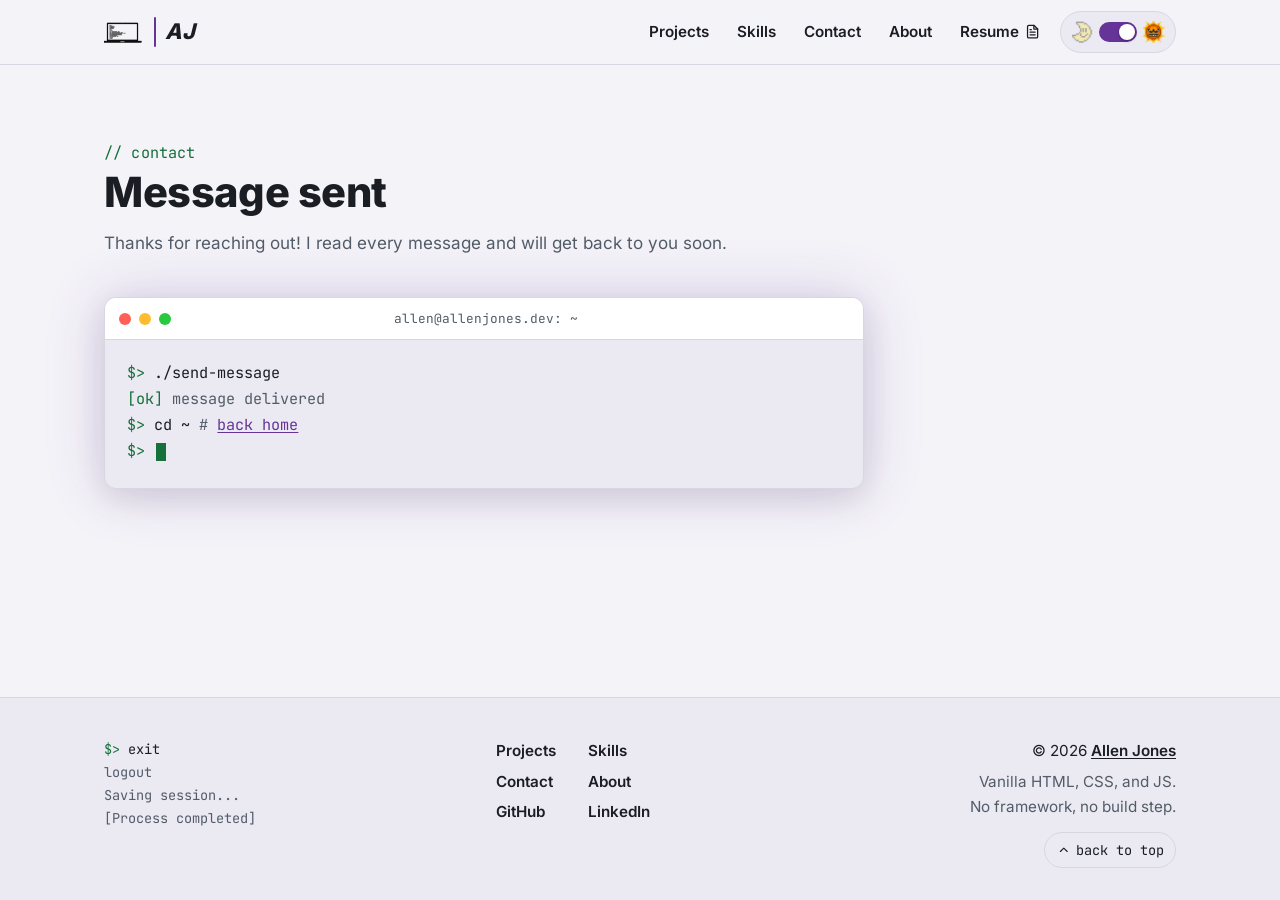
<file: thanks.html>
<!DOCTYPE html>
<html lang="en" data-theme="dark">
<head>
  <meta charset="UTF-8">
  <meta name="viewport" content="width=device-width, initial-scale=1.0">
  <title>Message sent | Allen Jones</title>
  <meta name="description" content="Thanks for getting in touch.">
  <meta name="robots" content="noindex">
  <meta name="theme-color" content="#0d0f12">

  <!-- Set the theme before first paint. A saved choice wins; otherwise dark unless the OS explicitly prefers light. -->
  <script>
    (function () {
      var root = document.documentElement;
      try {
        var t = localStorage.getItem('theme');
        if (t !== 'light' && t !== 'dark') {
          t = window.matchMedia('(prefers-color-scheme: light)').matches ? 'light' : 'dark';
        }
        root.setAttribute('data-theme', t);
      } catch (e) {
        root.setAttribute('data-theme', 'dark');
      }
      root.classList.add('js');
    })();
  </script>

  <!-- Google tag (gtag.js) -->
  <script async src="https://www.googletagmanager.com/gtag/js?id=G-01HHPY0Z2H"></script>
  <script>
    window.dataLayer = window.dataLayer || [];
    function gtag() { dataLayer.push(arguments); }
    gtag('js', new Date());
    gtag('config', 'G-01HHPY0Z2H');
  </script>

  <!-- Self-hosted fonts (@font-face in style.css). -->
  <link rel="stylesheet" href="/style.css">
  <script defer src="/script.js"></script>

  <link rel="apple-touch-icon" sizes="180x180" href="/images/favicon/apple-touch-icon.png">
  <link rel="icon" type="image/png" sizes="32x32" href="/images/favicon/favicon-32x32.png">
  <link rel="icon" type="image/png" sizes="16x16" href="/images/favicon/favicon-16x16.png">
  <link rel="manifest" href="/images/favicon/site.webmanifest">
</head>

<body id="top">
  <a class="skip-link" href="#main">Skip to main content</a>

  <!-- Inline SVG icon set, referenced with <use href="#icon-name"> -->
  <svg xmlns="http://www.w3.org/2000/svg" style="display:none" aria-hidden="true">
    <symbol id="icon-github" viewBox="0 0 24 24"><path fill="currentColor" d="M12 .297c-6.63 0-12 5.373-12 12 0 5.303 3.438 9.8 8.205 11.385.6.113.82-.258.82-.577 0-.285-.01-1.04-.015-2.04-3.338.724-4.042-1.61-4.042-1.61C4.422 18.07 3.633 17.7 3.633 17.7c-1.087-.744.084-.729.084-.729 1.205.084 1.838 1.236 1.838 1.236 1.07 1.835 2.809 1.305 3.495.998.108-.776.417-1.305.76-1.605-2.665-.3-5.466-1.332-5.466-5.93 0-1.31.465-2.38 1.235-3.22-.135-.303-.54-1.523.105-3.176 0 0 1.005-.322 3.3 1.23.96-.267 1.98-.399 3-.405 1.02.006 2.04.138 3 .405 2.28-1.552 3.285-1.23 3.285-1.23.645 1.653.24 2.873.12 3.176.765.84 1.23 1.91 1.23 3.22 0 4.61-2.805 5.625-5.475 5.92.42.36.81 1.096.81 2.22 0 1.606-.015 2.896-.015 3.286 0 .315.21.69.825.57C20.565 22.092 24 17.592 24 12.297c0-6.627-5.373-12-12-12"/></symbol>
    <symbol id="icon-linkedin" viewBox="0 0 24 24"><path fill="currentColor" d="M20.447 20.452h-3.554v-5.569c0-1.328-.027-3.037-1.852-3.037-1.853 0-2.136 1.445-2.136 2.939v5.667H9.351V9h3.414v1.561h.046c.477-.9 1.637-1.85 3.37-1.85 3.601 0 4.267 2.37 4.267 5.455v6.286zM5.337 7.433a2.062 2.062 0 0 1-2.063-2.065 2.064 2.064 0 1 1 2.063 2.065zm1.782 13.019H3.555V9h3.564v11.452zM22.225 0H1.771C.792 0 0 .774 0 1.729v20.542C0 23.227.792 24 1.771 24h20.451C23.2 24 24 23.227 24 22.271V1.729C24 .774 23.2 0 22.222 0h.003z"/></symbol>
    <symbol id="icon-external" viewBox="0 0 24 24" fill="none" stroke="currentColor" stroke-width="2" stroke-linecap="round" stroke-linejoin="round"><path d="M18 13v6a2 2 0 0 1-2 2H5a2 2 0 0 1-2-2V8a2 2 0 0 1 2-2h6"/><path d="M15 3h6v6"/><path d="M10 14 21 3"/></symbol>
    <symbol id="icon-file" viewBox="0 0 24 24" fill="none" stroke="currentColor" stroke-width="2" stroke-linecap="round" stroke-linejoin="round"><path d="M14 2H6a2 2 0 0 0-2 2v16a2 2 0 0 0 2 2h12a2 2 0 0 0 2-2V8z"/><path d="M14 2v6h6"/><path d="M16 13H8"/><path d="M16 17H8"/><path d="M10 9H8"/></symbol>
    <symbol id="icon-chevron-up" viewBox="0 0 24 24" fill="none" stroke="currentColor" stroke-width="2" stroke-linecap="round" stroke-linejoin="round"><path d="m18 15-6-6-6 6"/></symbol>
    <symbol id="icon-menu" viewBox="0 0 24 24" fill="none" stroke="currentColor" stroke-width="2" stroke-linecap="round" stroke-linejoin="round"><path d="M3 6h18M3 12h18M3 18h18"/></symbol>
    <symbol id="icon-send" viewBox="0 0 24 24" fill="none" stroke="currentColor" stroke-width="2" stroke-linecap="round" stroke-linejoin="round"><path d="m22 2-7 20-4-9-9-4z"/><path d="M22 2 11 13"/></symbol>
  </svg>

  <header class="site-header">
    <nav class="container nav" aria-label="Primary">
      <a class="nav__logo" href="/#top" aria-label="Allen Jones, home">
        <img class="nav__logo-mark" src="/images/ui/laptop-logo.png" alt="" width="160" height="100">
        <span class="nav__logo-pipe"></span>
        <span class="nav__logo-text">AJ</span>
      </a>
      <div class="nav__controls">
        <ul class="nav__list" id="site-nav">
          <li><a class="nav__link" href="/#projects">Projects</a></li>
          <li><a class="nav__link" href="/#skills">Skills</a></li>
          <li><a class="nav__link" href="/#contact">Contact</a></li>
          <li><a class="nav__link" href="/about.html">About</a></li>
          <li><a class="nav__link" href="/allen-jones-resume.pdf" target="_blank" rel="noopener">Resume <svg class="icon" aria-hidden="true"><use href="#icon-file"/></svg><span class="sr-only">(PDF, opens in a new tab)</span></a></li>
        </ul>
        <button class="theme-switch" type="button" role="switch" aria-checked="false" aria-label="Light theme">
          <img class="theme-switch__icon theme-switch__icon--moon" src="/images/ui/dark-mode.png" alt="" width="22" height="22">
          <span class="theme-switch__track"><span class="theme-switch__knob"></span></span>
          <img class="theme-switch__icon theme-switch__icon--sun" src="/images/ui/light-mode.png" alt="" width="22" height="22">
        </button>
        <button class="icon-btn nav__toggle" type="button" aria-expanded="false" aria-controls="site-nav" aria-label="Menu">
          <svg class="icon" aria-hidden="true"><use href="#icon-menu"/></svg>
        </button>
      </div>
    </nav>
  </header>

  <main id="main" class="page">
    <section class="section" aria-labelledby="thanks-title">
      <div class="container">
        <h1 class="section__title" id="thanks-title"><span class="section__label">// contact</span>Message sent</h1>
        <p class="section__intro">
          Thanks for reaching out! I read every message and will get back to you soon.
        </p>

        <div class="terminal page-terminal">
          <div class="terminal__bar">
            <span class="terminal__dot terminal__dot--r"></span>
            <span class="terminal__dot terminal__dot--y"></span>
            <span class="terminal__dot terminal__dot--g"></span>
            <span class="terminal__title">allen@allenjones.dev: ~</span>
          </div>
          <div class="terminal__body">
            <p class="term-line"><span class="term-prompt">$&gt;</span> <span class="term-cmd">./send-message</span></p>
            <p class="term-line term-out"><span class="term-prompt">[ok]</span> message delivered</p>
            <p class="term-line"><span class="term-prompt">$&gt;</span> <span class="term-cmd">cd ~</span> <span class="term-out"># <a class="term-link" href="/">back home</a></span></p>
            <p class="term-line"><span class="term-prompt">$&gt;</span> <span class="cursor"></span></p>
          </div>
        </div>
      </div>
    </section>
  </main>

  <footer class="site-footer">
    <div class="container footer__grid">
      <div class="footer__session" aria-hidden="true">
        <p class="footer__cmd"><span class="term-prompt">$&gt;</span> exit</p>
        <p class="footer__out">logout<br>Saving session...<br>[Process completed]</p>
      </div>
      <nav class="footer__nav" aria-label="Footer">
        <a href="/#projects">Projects</a>
        <a href="/#skills">Skills</a>
        <a href="/#contact">Contact</a>
        <a href="/about.html">About</a>
        <a href="https://github.com/mint85/" target="_blank" rel="noopener">GitHub</a>
        <a href="https://www.linkedin.com/in/allenmjones/" target="_blank" rel="noopener">LinkedIn</a>
      </nav>
      <div class="footer__meta">
        <p class="footer__text">&copy; <span data-year>2026</span> <a href="https://www.allenjones.dev">Allen Jones</a></p>
        <p class="footer__built">Vanilla HTML, CSS, and JS.<br>No framework, no build step.</p>
        <a class="footer__top" href="#top"><svg class="icon" aria-hidden="true"><use href="#icon-chevron-up"/></svg>back to top</a>
      </div>
    </div>
  </footer>
</body>
</html>
</file>
<file: style.css>
/* ==========================================================================
   allenjones.dev v3
   Vanilla CSS. Tokens first, then base, layout, components, and motion.
   ========================================================================== */

/* --------------------------------------------------------------------------
   0. Self-hosted fonts (latin subset, woff2)
   Inter and JetBrains Mono are served from /fonts instead of Google Fonts so
   the hero text is not gated on a third-party connection (mobile LCP fix).
   font-display: swap paints fallback text immediately, then swaps. Licenses
   are in fonts/LICENSE.txt (both SIL Open Font License 1.1).
   -------------------------------------------------------------------------- */
@font-face {
  font-family: "Inter";
  font-style: normal;
  font-weight: 400;
  font-display: swap;
  src: url("/fonts/inter-400.woff2") format("woff2");
}
@font-face {
  font-family: "Inter";
  font-style: normal;
  font-weight: 600;
  font-display: swap;
  src: url("/fonts/inter-600.woff2") format("woff2");
}
@font-face {
  font-family: "Inter";
  font-style: normal;
  font-weight: 800;
  font-display: swap;
  src: url("/fonts/inter-800.woff2") format("woff2");
}
@font-face {
  font-family: "JetBrains Mono";
  font-style: normal;
  font-weight: 400;
  font-display: swap;
  src: url("/fonts/jetbrains-mono-400.woff2") format("woff2");
}
@font-face {
  font-family: "JetBrains Mono";
  font-style: normal;
  font-weight: 600;
  font-display: swap;
  src: url("/fonts/jetbrains-mono-600.woff2") format("woff2");
}

/* --------------------------------------------------------------------------
   1. Theme tokens
   Deep rebeccapurple is reserved for fills, borders, and glows. Text and links
   on the dark theme use the lightened --accent-text so they clear WCAG AA.
   -------------------------------------------------------------------------- */
:root,
:root[data-theme="dark"] {
  color-scheme: dark;
  --bg: #0d0f12;
  --bg-elevated: #15181d;
  --surface: #1a1e24;
  --border: #2a2f37;
  --text: #e6e8eb;
  --text-muted: #9aa3ad;
  --accent: #663399;           /* rebeccapurple, the signature accent */
  --accent-text: #b794f6;
  --accent-glow: rgba(102, 51, 153, 0.40);
  --accent-soft: rgba(102, 51, 153, 0.18);
  --term-green: #3fb950;       /* functional cues only */
  --hero-wash: rgba(102, 51, 153, 0.10);
  --logo-filter: invert(1);   /* the laptop mark is black line art */
  --term-amber: #d29922;
  --danger: #ff7b72;
  --on-accent: #ffffff;
  --shadow: 0 10px 30px rgba(0, 0, 0, 0.45);
  --mono-icon-filter: none;
}

:root[data-theme="light"] {
  color-scheme: light;
  --bg: #f4f3f8;
  --bg-elevated: #ebe9f2;
  --surface: #ffffff;
  --border: #d9d6e4;
  --text: #1a1e24;
  --text-muted: #525c68;
  --accent: #663399;
  --accent-text: #663399;
  --accent-glow: rgba(102, 51, 153, 0.20);
  --accent-soft: rgba(102, 51, 153, 0.10);
  --term-green: #15703a;
  --hero-wash: rgba(102, 51, 153, 0.14);
  --logo-filter: none;
  --term-amber: #7d5300;
  --danger: #b3261e;
  --on-accent: #ffffff;
  --shadow: 0 10px 30px rgba(26, 30, 36, 0.10);
  --mono-icon-filter: invert(1) hue-rotate(180deg);
}

/* --------------------------------------------------------------------------
   2. Base
   -------------------------------------------------------------------------- */
*,
*::before,
*::after {
  box-sizing: border-box;
}

html {
  scroll-behavior: smooth;
  -webkit-text-size-adjust: 100%;
}

body {
  margin: 0;
  overflow-x: clip;
  background-color: var(--bg);
  color: var(--text);
  font-family: "Inter", system-ui, -apple-system, "Segoe UI", Roboto, sans-serif;
  font-size: 1.0625rem;
  line-height: 1.65;
  font-variant-ligatures: none; /* keeps $> from rendering as a JetBrains Mono ligature */
  min-height: 100vh;
  display: flex;
  flex-direction: column;
}

.mono,
code,
kbd,
pre {
  font-family: "JetBrains Mono", ui-monospace, SFMono-Regular, Menlo, Consolas, monospace;
}

h1, h2, h3, h4 {
  line-height: 1.15;
  margin: 0 0 0.5em;
  font-weight: 800;
  letter-spacing: -0.01em;
}

p {
  margin: 0 0 1rem;
}

a {
  color: var(--accent-text);
  text-decoration: underline;
  text-decoration-thickness: 1px;
  text-underline-offset: 0.15em;
}

a:hover {
  text-decoration-thickness: 2px;
}

img {
  max-width: 100%;
  height: auto;
  display: block;
}

ul {
  padding: 0;
  margin: 0;
  list-style: none;
}

button {
  font: inherit;
  color: inherit;
}

:focus-visible {
  outline: 3px solid var(--accent-text);
  outline-offset: 3px;
  border-radius: 4px;
}

::selection {
  background: var(--accent);
  color: var(--on-accent);
}

.sr-only {
  position: absolute;
  width: 1px;
  height: 1px;
  padding: 0;
  margin: -1px;
  overflow: hidden;
  clip: rect(0, 0, 0, 0);
  white-space: nowrap;
  border: 0;
}

.nowrap {
  white-space: nowrap;
}

.skip-link {
  position: absolute;
  top: -100px;
  left: 1rem;
  z-index: 1000;
  padding: 0.6rem 1rem;
  background: var(--accent);
  color: var(--on-accent);
  border-radius: 6px;
  text-decoration: none;
}

.skip-link:focus {
  top: 1rem;
}

.container {
  width: 100%;
  max-width: 1120px;
  margin-inline: auto;
  padding-inline: 1rem;
}

@media (min-width: 640px) {
  .container {
    padding-inline: 1.5rem;
  }
}

main {
  flex: 1;
}

/* --------------------------------------------------------------------------
   3. Header and nav
   -------------------------------------------------------------------------- */
.site-header {
  position: fixed;
  inset: 0 0 auto 0;
  z-index: 100;
  background: color-mix(in srgb, var(--bg) 82%, transparent);
  backdrop-filter: blur(12px);
  -webkit-backdrop-filter: blur(12px);
  border-bottom: 1px solid var(--border);
}

.nav {
  display: flex;
  align-items: center;
  justify-content: space-between;
  gap: 1rem;
  min-height: 64px;
}

.nav__logo {
  display: inline-flex;
  align-items: center;
  border-radius: 6px;
}

.nav__logo {
  gap: 0.6rem;
  color: var(--text);
  text-decoration: none;
}

.nav__logo-mark {
  width: 40px;
  height: auto;
  filter: var(--logo-filter);
}

.nav__logo-pipe {
  width: 2px;
  height: 30px;
  background: var(--accent-text);
  border-radius: 1px;
}

.nav__logo-text {
  font-weight: 800;
  font-style: italic;
  font-size: 1.35rem;
  letter-spacing: -0.02em;
  color: var(--text);
}

.nav__logo:hover .nav__logo-text {
  color: var(--accent-text);
}

.nav__controls {
  display: flex;
  align-items: center;
  gap: 0.5rem;
}

.nav__list {
  display: flex;
  align-items: center;
  gap: 0.25rem;
}

.nav__link {
  display: inline-flex;
  align-items: center;
  gap: 0.35rem;
  padding: 0.5rem 0.75rem;
  border-radius: 6px;
  color: var(--text);
  text-decoration: none;
  font-weight: 600;
  font-size: 0.95rem;
}

.nav__link:hover {
  color: var(--accent-text);
  background: var(--accent-soft);
  text-decoration: none;
}

.nav__link[aria-current="page"] {
  color: var(--accent-text);
}

.nav__link .icon {
  width: 1em;
  height: 1em;
}

.icon-btn {
  display: inline-flex;
  align-items: center;
  justify-content: center;
  width: 42px;
  height: 42px;
  padding: 0;
  border: 1px solid var(--border);
  border-radius: 8px;
  background: var(--bg-elevated);
  cursor: pointer;
  transition: border-color 0.2s, box-shadow 0.2s, color 0.2s;
}

.icon-btn:hover {
  border-color: var(--accent);
  box-shadow: 0 0 0 4px var(--accent-soft);
  color: var(--accent-text);
}

.icon-btn .icon {
  width: 20px;
  height: 20px;
}

/* Theme switch: moon on the left (dark), sun on the right (light). */
.theme-switch {
  display: inline-flex;
  align-items: center;
  gap: 0.4rem;
  height: 42px;
  padding: 0 0.6rem;
  border: 1px solid var(--border);
  border-radius: 999px;
  background: var(--bg-elevated);
  cursor: pointer;
  transition: border-color 0.2s, box-shadow 0.2s;
}

.theme-switch:hover {
  border-color: var(--accent);
  box-shadow: 0 0 0 4px var(--accent-soft);
}

.theme-switch__icon {
  width: 22px;
  height: 22px;
  object-fit: contain;
  opacity: 0.35;
  transition: opacity 0.2s, filter 0.2s;
}

.theme-switch__icon--moon {
  opacity: 1;
  filter: drop-shadow(0 0 4px rgba(255, 210, 63, 0.55));
}

[data-theme="light"] .theme-switch__icon--moon {
  opacity: 0.35;
  filter: none;
}

[data-theme="light"] .theme-switch__icon--sun {
  opacity: 1;
}

.theme-switch__track {
  position: relative;
  width: 38px;
  height: 20px;
  border-radius: 999px;
  background: var(--border);
  transition: background-color 0.25s;
}

.theme-switch__knob {
  position: absolute;
  top: 2px;
  left: 2px;
  width: 16px;
  height: 16px;
  border-radius: 50%;
  background: var(--accent-text);
  box-shadow: 0 1px 3px rgba(0, 0, 0, 0.35);
  transition: transform 0.25s;
}

[data-theme="light"] .theme-switch__track {
  background: var(--accent);
}

[data-theme="light"] .theme-switch__knob {
  background: #ffffff;
  transform: translateX(18px);
}

.nav__toggle {
  display: none;
}

@media (max-width: 767px) {
  .nav__toggle {
    display: inline-flex;
  }

  .nav__list {
    position: absolute;
    top: 100%;
    left: 0;
    right: 0;
    flex-direction: column;
    align-items: stretch;
    gap: 0;
    padding: 0.5rem 1rem 1rem;
    background: var(--bg-elevated);
    border-bottom: 1px solid var(--border);
    box-shadow: var(--shadow);
  }

  .nav__list:not(.is-open) {
    display: none;
  }

  .nav__link {
    padding: 0.85rem 0.75rem;
    font-size: 1.05rem;
  }
}

/* --------------------------------------------------------------------------
   4. Sections
   -------------------------------------------------------------------------- */
.section {
  padding-block: 5rem;
  scroll-margin-top: 72px;
}

.section + .section {
  border-top: 1px solid var(--border);
}

.section__label {
  display: block;
  margin-bottom: 0.5rem;
  font-family: "JetBrains Mono", ui-monospace, SFMono-Regular, Menlo, Consolas, monospace;
  font-size: 0.95rem;
  font-weight: 400;
  color: var(--term-green);
  letter-spacing: 0.01em;
}

.section__title {
  font-size: clamp(1.9rem, 1.4rem + 2vw, 2.6rem);
  margin-bottom: 0.75rem;
}

.section__intro {
  max-width: 62ch;
  color: var(--text-muted);
  margin-bottom: 2.5rem;
  text-wrap: balance;
}

/* --------------------------------------------------------------------------
   5. Hero
   -------------------------------------------------------------------------- */
.hero {
  position: relative;
  overflow: hidden;
  padding-top: 64px;
  min-height: 100vh;
  min-height: 100svh;
  display: flex;
  align-items: center;
  isolation: isolate;
}

.hero::before {
  content: "";
  position: absolute;
  inset: 0;
  z-index: -2;
  background-image:
    linear-gradient(180deg, var(--hero-wash), transparent 55%),
    radial-gradient(var(--border) 1px, transparent 1.5px);
  background-size: 100% 100%, 26px 26px;
  -webkit-mask-image: radial-gradient(ellipse at center, #000 30%, transparent 75%);
  mask-image: radial-gradient(ellipse at center, #000 30%, transparent 75%);
  opacity: 0.9;
}

.hero::after {
  content: "";
  position: absolute;
  z-index: -1;
  width: 70vw;
  height: 70vw;
  max-width: 900px;
  max-height: 900px;
  right: -20vw;
  top: 5vh;
  background: radial-gradient(circle, var(--accent-glow) 0%, transparent 62%);
  pointer-events: none;
}

.hero__grid {
  display: grid;
  gap: 3rem;
  align-items: center;
  padding-block: 4rem 5rem;
}

@media (min-width: 900px) {
  .hero__grid {
    grid-template-columns: 1.05fr 1fr;
    gap: 4rem;
    align-items: stretch;
  }
}

.hero__intro {
  display: flex;
  flex-direction: column;
  justify-content: center;
}

.hero__prompt {
  font-family: "JetBrains Mono", ui-monospace, SFMono-Regular, Menlo, Consolas, monospace;
  color: var(--term-green);
  font-size: 1.05rem;
  margin-bottom: 1rem;
}

.hero__name {
  font-size: clamp(2.8rem, 2rem + 5vw, 5.4rem);
  letter-spacing: -0.03em;
  margin: 0 0 0.35rem;
  text-shadow: 0 0 40px var(--accent-glow);
}

.hero__name em {
  font-style: normal;
  color: var(--accent-text);
}

.hero__role {
  font-size: clamp(1.25rem, 1rem + 1.2vw, 1.7rem);
  font-weight: 600;
  color: var(--text-muted);
  margin: 0 0 1.25rem;
}

.hero__blurb {
  max-width: 48ch;
  color: var(--text-muted);
  margin-bottom: 2rem;
}

.hero__actions {
  display: flex;
  flex-wrap: wrap;
  gap: 0.75rem;
}

/* Buttons */
.btn {
  display: inline-flex;
  align-items: center;
  gap: 0.5rem;
  padding: 0.75rem 1.25rem;
  border-radius: 8px;
  border: 1px solid transparent;
  font-weight: 600;
  text-decoration: none;
  cursor: pointer;
  transition: transform 0.2s, box-shadow 0.2s, background-color 0.2s, border-color 0.2s;
}

.btn .icon {
  width: 1.05em;
  height: 1.05em;
}

.btn--primary {
  background: var(--accent);
  color: var(--on-accent);
}

.btn--primary:hover {
  box-shadow: 0 0 0 4px var(--accent-soft), 0 8px 24px var(--accent-glow);
  transform: translateY(-1px);
  text-decoration: none;
}

.btn--ghost {
  border-color: var(--border);
  color: var(--text);
  background: var(--bg-elevated);
  font-family: "JetBrains Mono", ui-monospace, SFMono-Regular, Menlo, Consolas, monospace;
}

.btn--ghost:hover {
  border-color: var(--accent);
  color: var(--accent-text);
  box-shadow: 0 0 0 4px var(--accent-soft);
  text-decoration: none;
}

.btn--ghost .caret {
  color: var(--term-green);
}

/* Terminal window */
.terminal {
  display: flex;
  flex-direction: column;
  background: var(--bg-elevated);
  border: 1px solid var(--border);
  border-radius: 12px;
  box-shadow: var(--shadow), 0 0 60px var(--accent-glow);
  overflow: hidden;
  font-family: "JetBrains Mono", ui-monospace, SFMono-Regular, Menlo, Consolas, monospace;
  font-size: 0.95rem;
  line-height: 1.7;
}

.terminal__bar {
  display: flex;
  align-items: center;
  gap: 0.5rem;
  padding: 0.6rem 0.9rem;
  background: var(--surface);
  border-bottom: 1px solid var(--border);
}

.terminal__dot {
  width: 12px;
  height: 12px;
  border-radius: 50%;
  background: var(--border);
}

.terminal__dot--r { background: #ff5f57; }
.terminal__dot--y { background: #febc2e; }
.terminal__dot--g { background: #28c840; }

.terminal__title {
  flex: 1;
  text-align: center;
  color: var(--text-muted);
  font-size: 0.8rem;
  padding-right: 3.5rem; /* balance the dots */
}

.terminal__body {
  flex: 1;
  padding: 1.25rem 2rem 1.5rem 1.4rem;
  min-height: 17rem;
  overflow-x: auto;
}

@media (min-width: 900px) {
  .hero .terminal {
    margin-block: 1.5rem;
  }
}

.term-line {
  margin: 0;
  white-space: pre-wrap;
  word-break: break-word;
}

.term-prompt {
  color: var(--term-green);
  user-select: none;
}

.term-cmd {
  color: var(--text);
}

.term-out {
  color: var(--text-muted);
}

.term-out--strong {
  color: var(--accent-text);
  font-weight: 600;
}

.term-out .txt-rotate {
  color: var(--text);
}

.term-line[hidden] {
  display: none;
}

.cursor {
  display: inline-block;
  width: 0.6em;
  height: 1.15em;
  margin-left: 2px;
  vertical-align: text-bottom;
  background: var(--term-green);
  animation: blink 1.1s steps(1) infinite;
}

@keyframes blink {
  50% { opacity: 0; }
}

/* --------------------------------------------------------------------------
   6. Projects
   -------------------------------------------------------------------------- */
.project-grid {
  display: grid;
  gap: 1.5rem;
}

@media (min-width: 720px) {
  .project-grid {
    grid-template-columns: repeat(2, 1fr);
  }
}

.project {
  display: flex;
  flex-direction: column;
  background: var(--surface);
  border: 1px solid var(--border);
  border-radius: 12px;
  overflow: hidden;
  transition: transform 0.25s, box-shadow 0.25s, border-color 0.25s;
}

.project:hover {
  transform: translateY(-4px);
  border-color: var(--accent);
  box-shadow: 0 16px 40px var(--accent-glow);
}

.project__media {
  display: block;
  aspect-ratio: 16 / 10;
  background: var(--bg-elevated);
  border-bottom: 1px solid var(--border);
  overflow: hidden;
}

.project__media img {
  width: 100%;
  height: 100%;
  object-fit: cover;
  object-position: top;
}

/* Phone-first apps: the screenshot sits centered like a phone screen over a blurred copy of itself. */
.project__media--phone {
  position: relative;
  display: flex;
  justify-content: center;
  padding: 0.9rem 0;
}

.project__media--phone::before {
  content: "";
  position: absolute;
  inset: 0;
  background: var(--shot) center / cover no-repeat;
  filter: blur(28px) saturate(1.2);
  opacity: 0.45;
  transform: scale(1.3);
}

.project__media--phone img {
  position: relative;
  width: auto;
  height: 100%;
  object-fit: contain;
  border-radius: 10px;
  border: 2px solid rgba(255, 255, 255, 0.12);
  box-shadow: 0 8px 24px rgba(0, 0, 0, 0.45);
}

.project__body {
  display: flex;
  flex-direction: column;
  flex: 1;
  padding: 1.25rem 1.4rem 1.4rem;
}

.project__head {
  display: flex;
  align-items: center;
  justify-content: space-between;
  gap: 0.75rem;
  flex-wrap: wrap;
  margin-bottom: 0.5rem;
}

.project__title {
  font-size: 1.35rem;
  margin: 0;
}

.status {
  display: inline-flex;
  align-items: center;
  gap: 0.4rem;
  font-family: "JetBrains Mono", ui-monospace, SFMono-Regular, Menlo, Consolas, monospace;
  font-size: 0.78rem;
  padding: 0.15rem 0.6rem;
  border-radius: 999px;
  border: 1px solid var(--border);
  color: var(--text-muted);
  white-space: nowrap;
}

.status::before {
  content: "";
  width: 8px;
  height: 8px;
  border-radius: 50%;
  background: currentColor;
}

.status--live {
  color: var(--term-green);
  border-color: color-mix(in srgb, var(--term-green) 45%, transparent);
}

.status--live::before {
  box-shadow: 0 0 8px var(--term-green);
}

.status--wip {
  color: var(--term-amber);
  border-color: color-mix(in srgb, var(--term-amber) 45%, transparent);
}

.project__desc {
  color: var(--text-muted);
  flex: 1;
}

.project__stack {
  font-family: "JetBrains Mono", ui-monospace, SFMono-Regular, Menlo, Consolas, monospace;
  font-size: 0.8rem;
  color: var(--accent-text);
  margin-bottom: 1rem;
}

.project__links {
  display: flex;
  flex-wrap: wrap;
  gap: 0.5rem 1.25rem;
}

.link-icon {
  display: inline-flex;
  align-items: center;
  gap: 0.4rem;
  font-weight: 600;
  text-decoration: none;
}

.link-icon:hover {
  text-decoration: underline;
}

.link-icon .icon {
  width: 1.1em;
  height: 1.1em;
}

/* --------------------------------------------------------------------------
   7. Skills
   -------------------------------------------------------------------------- */
.skill-group + .skill-group {
  margin-top: 3.25rem;
}

.skill-group__title {
  font-family: "JetBrains Mono", ui-monospace, SFMono-Regular, Menlo, Consolas, monospace;
  font-size: 0.95rem;
  font-weight: 400;
  color: var(--term-green);
  margin: 0 0 1.25rem;
}

.skill-group__note {
  color: var(--text-muted);
  font-size: 0.95rem;
  margin: -0.75rem 0 1.25rem;
}

.skill-list {
  display: grid;
  grid-template-columns: repeat(auto-fill, minmax(120px, 1fr));
  gap: 0.75rem;
}

.skill {
  display: flex;
  flex-direction: column;
  align-items: center;
  gap: 0.6rem;
  padding: 1.1rem 0.5rem 0.9rem;
  background: var(--surface);
  border: 1px solid var(--border);
  border-radius: 10px;
  transition: transform 0.2s, border-color 0.2s, box-shadow 0.2s;
}

.skill:hover {
  transform: translateY(-3px);
  border-color: var(--accent);
  box-shadow: 0 10px 24px var(--accent-glow);
}

.skill__icon {
  width: 44px;
  height: 44px;
  object-fit: contain;
}

.skill__icon--mono {
  filter: var(--mono-icon-filter);
}

.skill__name {
  font-size: 0.9rem;
  font-weight: 600;
  text-align: center;
}

/* --------------------------------------------------------------------------
   8. Contact
   -------------------------------------------------------------------------- */
.contact-grid {
  display: grid;
  gap: 2.5rem;
}

@media (min-width: 860px) {
  .contact-grid {
    grid-template-columns: 1.2fr 1fr;
    gap: 4rem;
  }

  /* End the links level with the submit button, not the status line below it
     (form gap 1rem + status min-height 1.5rem + its 1rem bottom margin). */
  .contact-links {
    margin-bottom: 3.5rem;
  }
}

.form {
  display: grid;
  gap: 1rem;
}

.form__field {
  display: grid;
  gap: 0.35rem;
}

.form__label {
  font-family: "JetBrains Mono", ui-monospace, SFMono-Regular, Menlo, Consolas, monospace;
  font-size: 0.85rem;
  color: var(--text-muted);
}

.form__label .caret {
  color: var(--term-green);
}

.form__input {
  width: 100%;
  padding: 0.75rem 0.9rem;
  border: 1px solid var(--border);
  border-radius: 8px;
  background: var(--bg-elevated);
  color: var(--text);
  font: inherit;
  transition: border-color 0.2s, box-shadow 0.2s;
}

.form__input:focus {
  outline: none;
  border-color: var(--accent);
  box-shadow: 0 0 0 4px var(--accent-soft);
}

textarea.form__input {
  min-height: 9rem;
  resize: vertical;
}

.form__hp {
  display: none;
}

.form__status {
  min-height: 1.5rem;
  font-family: "JetBrains Mono", ui-monospace, SFMono-Regular, Menlo, Consolas, monospace;
  font-size: 0.9rem;
  color: var(--text-muted);
}

.form__status--error {
  color: var(--danger);
}

.form-success {
  font-family: "JetBrains Mono", ui-monospace, SFMono-Regular, Menlo, Consolas, monospace;
}

.form-success .ok {
  color: var(--term-green);
  font-weight: 600;
}

.form__status .ok {
  color: var(--term-green);
  font-weight: 600;
}

.contact-links {
  display: grid;
  gap: 0.75rem;
}

.contact-link {
  display: flex;
  align-items: center;
  gap: 0.9rem;
  padding: 0.9rem 1.1rem;
  border: 1px solid var(--border);
  border-radius: 10px;
  background: var(--surface);
  color: var(--text);
  text-decoration: none;
  transition: transform 0.2s, border-color 0.2s, box-shadow 0.2s;
}

.contact-link:hover {
  transform: translateY(-2px);
  border-color: var(--accent);
  box-shadow: 0 10px 24px var(--accent-glow);
  text-decoration: none;
}

.contact-link .icon {
  width: 24px;
  height: 24px;
  color: var(--accent-text);
  flex-shrink: 0;
}

.contact-link__text {
  display: flex;
  flex-direction: column;
  line-height: 1.3;
}

.contact-link__text strong {
  font-weight: 600;
}

.contact-link__text small {
  color: var(--text-muted);
  font-family: "JetBrains Mono", ui-monospace, SFMono-Regular, Menlo, Consolas, monospace;
  font-size: 0.78rem;
}

.contact-link__text {
  flex: 1;
  min-width: 0;
}

.method {
  font-family: "JetBrains Mono", ui-monospace, SFMono-Regular, Menlo, Consolas, monospace;
  font-weight: 600;
  color: var(--accent-text);
}

.method--on-accent {
  color: var(--on-accent);
  opacity: 0.8;
  font-size: 0.8rem;
  padding: 0.1rem 0.4rem;
  border: 1px solid rgba(255, 255, 255, 0.45);
  border-radius: 4px;
}

.contact-link__status {
  flex-shrink: 0;
  font-family: "JetBrains Mono", ui-monospace, SFMono-Regular, Menlo, Consolas, monospace;
  font-size: 0.8rem;
  color: var(--term-green);
  opacity: 0;
  transform: translateX(6px);
  transition: opacity 0.25s, transform 0.25s;
}

.contact-link.is-loading .contact-link__status,
.contact-link.is-ok .contact-link__status {
  opacity: 1;
  transform: none;
}

.contact-link.is-loading .contact-link__status {
  color: var(--text-muted);
}

/* --------------------------------------------------------------------------
   9. About page
   -------------------------------------------------------------------------- */
.page {
  padding-top: 64px;
}

.about-grid {
  display: grid;
  gap: 2.5rem;
  align-items: start;
}

@media (min-width: 860px) {
  .about-grid {
    grid-template-columns: 300px 1fr;
    gap: 3.5rem;
  }
}

.about-photos {
  display: grid;
  gap: 1rem;
}

/* Sticky photos only beside the text; stacked on mobile they must scroll normally. */
@media (min-width: 860px) {
  .about-photos {
    position: sticky;
    top: 88px;
  }
}

.photo-frame {
  border: 1px solid var(--border);
  border-radius: 12px;
  overflow: hidden;
  background: var(--bg-elevated);
  box-shadow: var(--shadow);
}

.photo-frame--glow {
  box-shadow: var(--shadow), 0 0 40px var(--accent-glow);
}

.photo-frame img {
  width: 100%;
  aspect-ratio: 1;
  object-fit: cover;
}

.photo-frame--wide img {
  aspect-ratio: 4 / 3;
}

.photo-frame--tall img {
  aspect-ratio: 3 / 4;
  object-position: center 40%;
}

.photo-frame--casual img {
  aspect-ratio: 10 / 11;
  object-position: center bottom;
}

.photo-frame--lake img {
  aspect-ratio: 5 / 6;
  object-position: center 75%;
}

.prose {
  max-width: 68ch;
}

.prose p {
  margin-bottom: 1.25rem;
}

.prose strong {
  font-weight: 600;
  color: var(--accent-text);
}

.cat-tax {
  margin-top: 3rem;
}

.polaroids {
  display: flex;
  flex-wrap: wrap;
  justify-content: center;
  gap: 0.25rem 0;
  padding: 1rem 0.5rem 2rem;
}

.polaroid {
  width: clamp(140px, 22vw, 210px);
  margin: 0 -0.6rem;
  transition: transform 0.25s ease, z-index 0s;
  transform: rotate(var(--tilt, 0deg));
}

.polaroid figure {
  margin: 0;
  padding: 0.55rem 0.55rem 0.8rem;
  background: var(--surface);
  border: 1px solid var(--border);
  border-radius: 4px;
  box-shadow: var(--shadow);
}

.polaroid img {
  width: 100%;
  height: auto;
  display: block;
  border-radius: 2px;
}

/* Landscape prints get a wider frame so every photo keeps its own orientation. */
.polaroid--wide {
  width: clamp(180px, 28vw, 260px);
}

/* Very tall captures are trimmed to 2:3; --focus picks which part to keep. */
.polaroid--trim img {
  aspect-ratio: 2 / 3;
  object-fit: cover;
  object-position: var(--focus, center);
}

.polaroid figcaption {
  margin-top: 0.5rem;
  font-family: "JetBrains Mono", ui-monospace, SFMono-Regular, Menlo, Consolas, monospace;
  font-size: 0.75rem;
  color: var(--text-muted);
  text-align: center;
}

.polaroid:hover,
.polaroid:focus-within {
  transform: rotate(0deg) translateY(-12px) scale(1.3);
  z-index: 2;
  position: relative;
}

@media (max-width: 639px) {
  .polaroid:hover,
  .polaroid:focus-within {
    transform: rotate(0deg) translateY(-10px) scale(1.4);
  }
}

.polaroid:hover figure,
.polaroid:focus-within figure {
  border-color: var(--accent);
  box-shadow: var(--shadow), 0 0 30px var(--accent-glow);
}

/* Tilts repeat every ten prints, so any number of photos works. */
.polaroid:nth-child(10n + 1) { --tilt: -6deg; }
.polaroid:nth-child(10n + 2) { --tilt: 4deg; margin-top: 1.5rem; }
.polaroid:nth-child(10n + 3) { --tilt: -2deg; }
.polaroid:nth-child(10n + 4) { --tilt: 7deg; margin-top: 0.75rem; }
.polaroid:nth-child(10n + 5) { --tilt: -4deg; margin-top: 2rem; }
.polaroid:nth-child(10n + 6) { --tilt: 3deg; }
.polaroid:nth-child(10n + 7) { --tilt: -7deg; margin-top: 1.25rem; }
.polaroid:nth-child(10n + 8) { --tilt: 5deg; }
.polaroid:nth-child(10n + 9) { --tilt: -3deg; margin-top: 1.75rem; }
.polaroid:nth-child(10n + 10) { --tilt: 6deg; margin-top: 0.5rem; }

/* Mobile: even three-per-row pile of larger prints that overlap slightly, with any
   trailing prints centered on the last row. */
@media (max-width: 639px) {
  .polaroids {
    display: flex;
    flex-wrap: wrap;
    justify-content: center;
    align-items: flex-start;
    gap: 0.55rem 0;
    padding: 1rem 0.25rem 2rem;
  }

  .polaroids .polaroid {
    width: 36%;
    margin: 0 -2.5%;
  }

  .polaroid figure {
    padding: 0.4rem 0.4rem 0.6rem;
  }

  .polaroid figcaption {
    font-size: 0.62rem;
    margin-top: 0.3rem;
  }
}

/* --------------------------------------------------------------------------
   10. 404 and thanks pages
   -------------------------------------------------------------------------- */
.page-terminal {
  max-width: 760px;
}

.page-terminal .terminal__body {
  min-height: 0;
}

.term-link {
  color: var(--accent-text);
}

/* A nod to The Matrix. */
.nf-matrix {
  display: block;
  margin-top: 0.75rem;
  font-family: "JetBrains Mono", ui-monospace, SFMono-Regular, Menlo, Consolas, monospace;
  color: var(--term-green);
  text-shadow: 0 0 8px color-mix(in srgb, var(--term-green) 60%, transparent);
}

[data-theme="light"] .nf-matrix {
  text-shadow: none;
}

.nf-cat {
  max-width: 760px;
  margin: 2.5rem 0 0;
}

/* --------------------------------------------------------------------------
   11. Footer
   -------------------------------------------------------------------------- */
.site-footer {
  border-top: 1px solid var(--border);
  background: var(--bg-elevated);
  padding-block: 2.5rem 2rem;
  font-size: 0.95rem;
}

.footer__grid {
  display: grid;
  gap: 2rem;
  align-items: start;
}

@media (min-width: 760px) {
  .footer__grid {
    grid-template-columns: 1.2fr 1fr 1.2fr;
    gap: 3rem;
  }
}

.footer__session {
  font-family: "JetBrains Mono", ui-monospace, SFMono-Regular, Menlo, Consolas, monospace;
  font-size: 0.85rem;
  line-height: 1.7;
}

.footer__cmd,
.footer__out {
  margin: 0;
}

.footer__out {
  color: var(--text-muted);
}

.footer__nav {
  display: grid;
  grid-template-columns: repeat(2, max-content);
  gap: 0.35rem 2rem;
}

.footer__nav a {
  color: var(--text);
  text-decoration: none;
  font-weight: 600;
}

.footer__nav a:hover {
  color: var(--accent-text);
  text-decoration: underline;
}

.footer__meta {
  display: grid;
  gap: 0.35rem;
  justify-items: start;
}

@media (min-width: 760px) {
  .footer__meta {
    justify-items: end;
    text-align: right;
  }
}

.footer__text {
  margin: 0;
  color: var(--text);
}

.footer__text a {
  color: var(--text);
  font-weight: 600;
}

.footer__built {
  margin: 0;
  color: var(--text-muted);
}

.footer__top {
  display: inline-flex;
  align-items: center;
  gap: 0.35rem;
  margin-top: 0.5rem;
  font-family: "JetBrains Mono", ui-monospace, SFMono-Regular, Menlo, Consolas, monospace;
  font-size: 0.85rem;
  text-decoration: none;
  padding: 0.35rem 0.7rem;
  border: 1px solid var(--border);
  border-radius: 999px;
  color: var(--text);
  transition: border-color 0.2s, color 0.2s, box-shadow 0.2s;
}

.footer__top:hover {
  border-color: var(--accent);
  color: var(--accent-text);
  box-shadow: 0 0 0 3px var(--accent-soft);
  text-decoration: none;
}

.footer__top .icon {
  width: 1em;
  height: 1em;
}

/* --------------------------------------------------------------------------
   12. Motion: scroll reveal and reduced-motion overrides
   -------------------------------------------------------------------------- */
html.js .reveal {
  opacity: 0;
  transform: translateY(14px);
  transition: opacity 0.6s ease, transform 0.6s ease;
}

html.js .reveal.is-visible {
  opacity: 1;
  transform: none;
}

@media (prefers-reduced-motion: reduce) {
  html {
    scroll-behavior: auto;
  }

  *,
  *::before,
  *::after {
    animation-duration: 0.001ms !important;
    animation-iteration-count: 1 !important;
    transition-duration: 0.001ms !important;
  }

  html.js .reveal {
    opacity: 1;
    transform: none;
  }

  .cursor {
    animation: none;
  }

  .project:hover,
  .skill:hover,
  .contact-link:hover,
  .btn--primary:hover {
    transform: none;
  }

  .polaroid,
  .polaroid:hover,
  .polaroid:focus-within {
    transform: none;
  }
}
</file>
